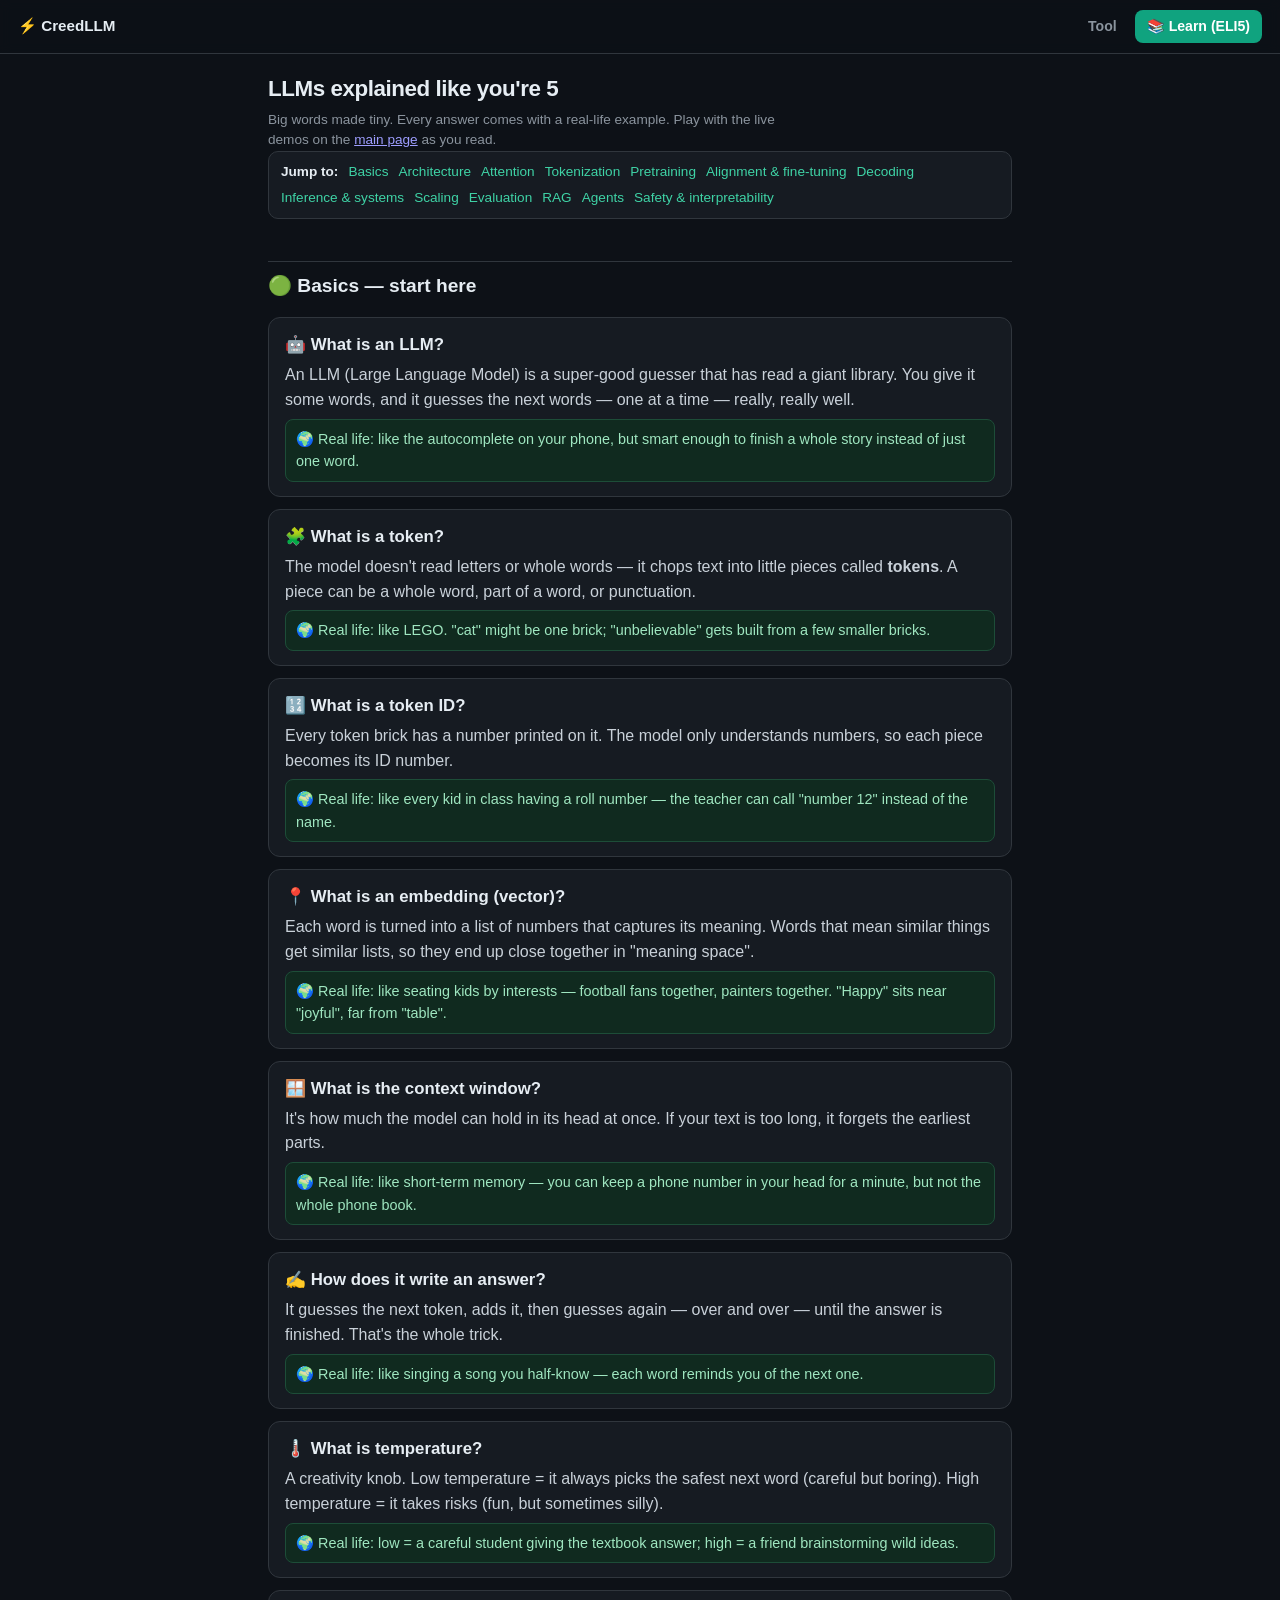
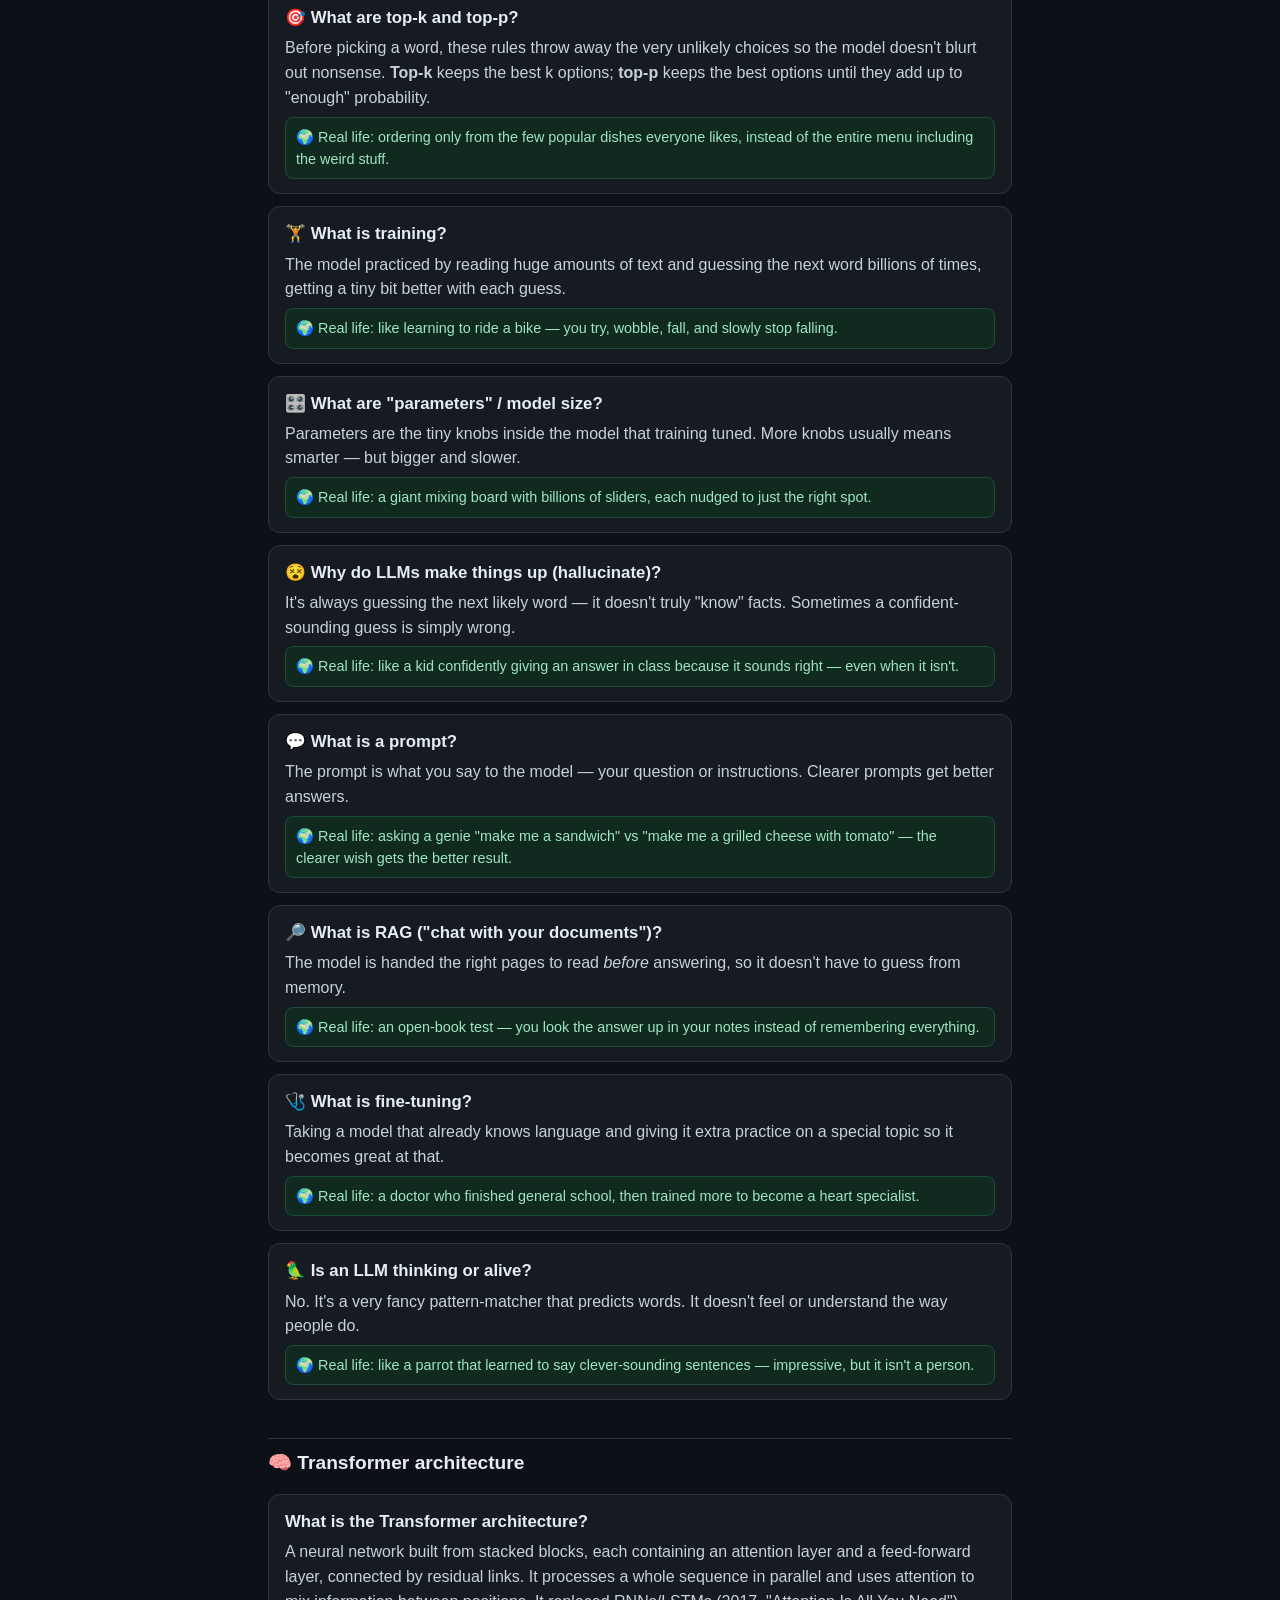
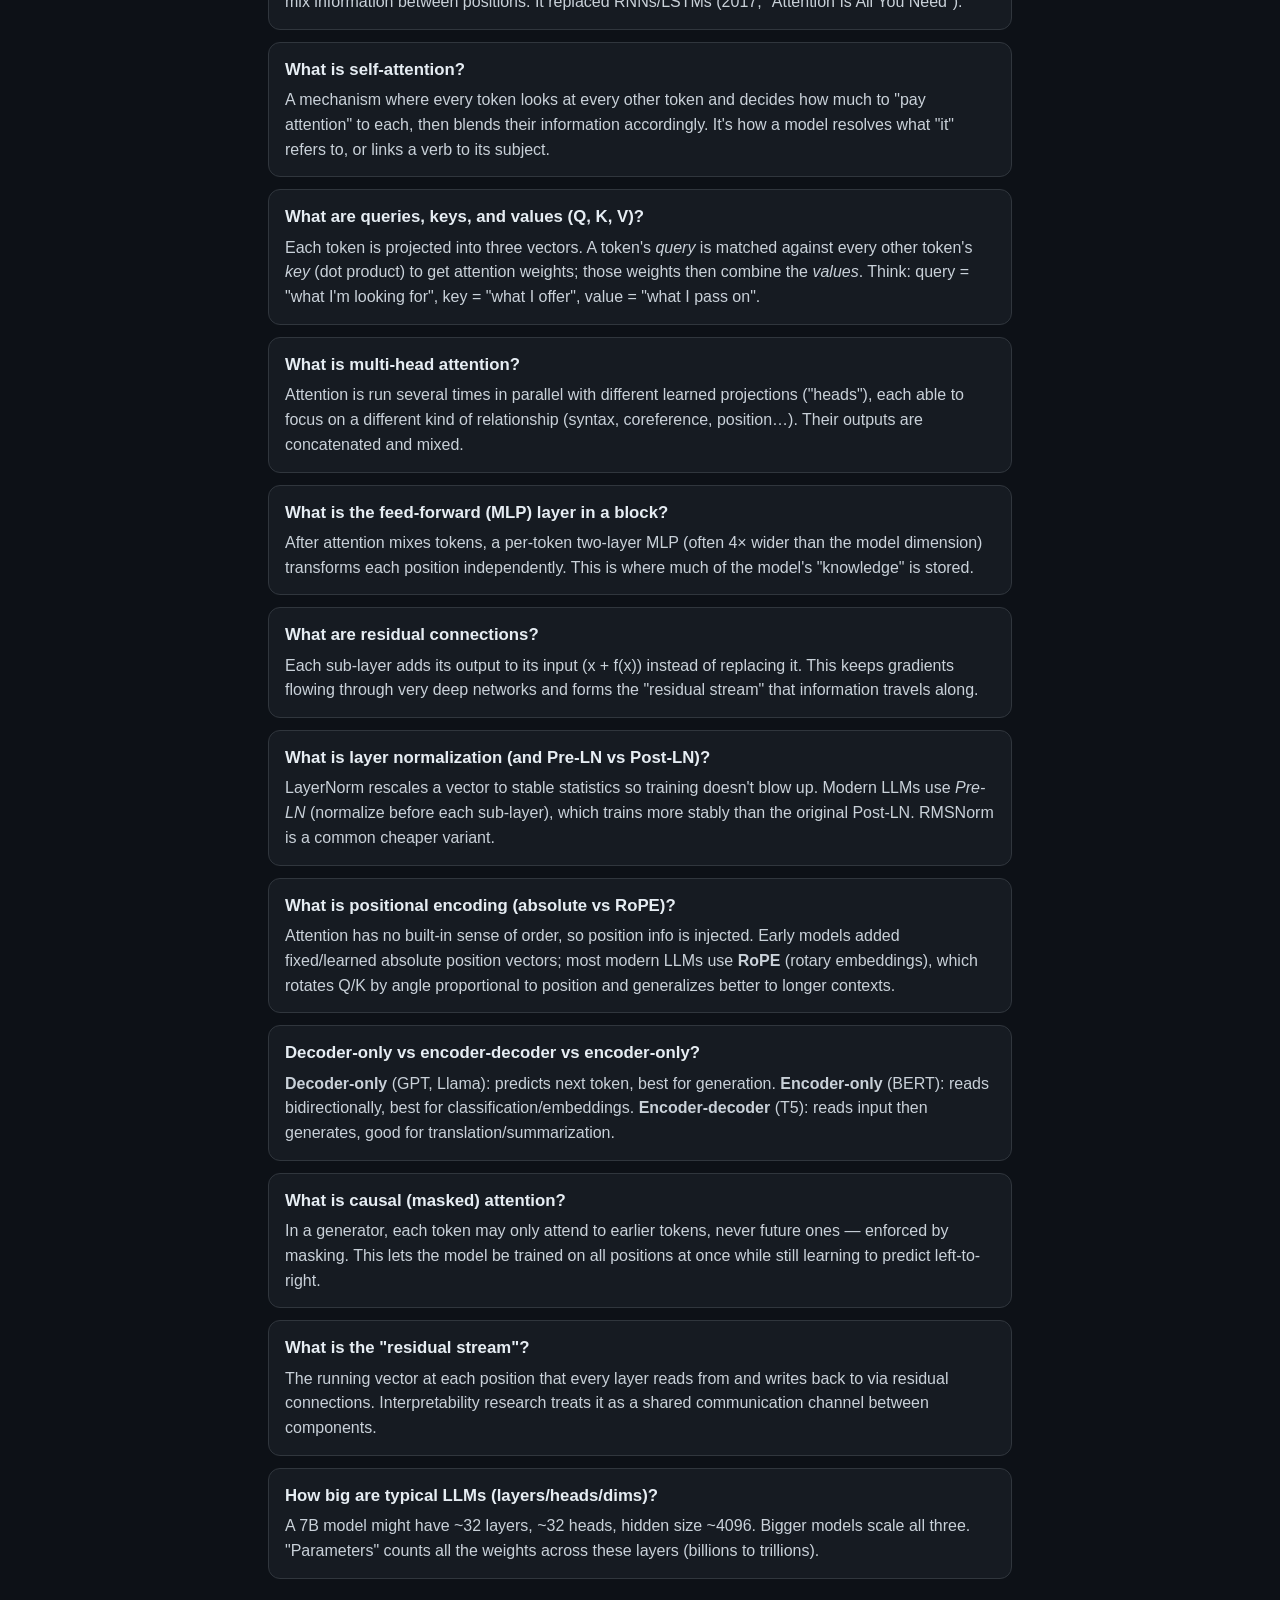
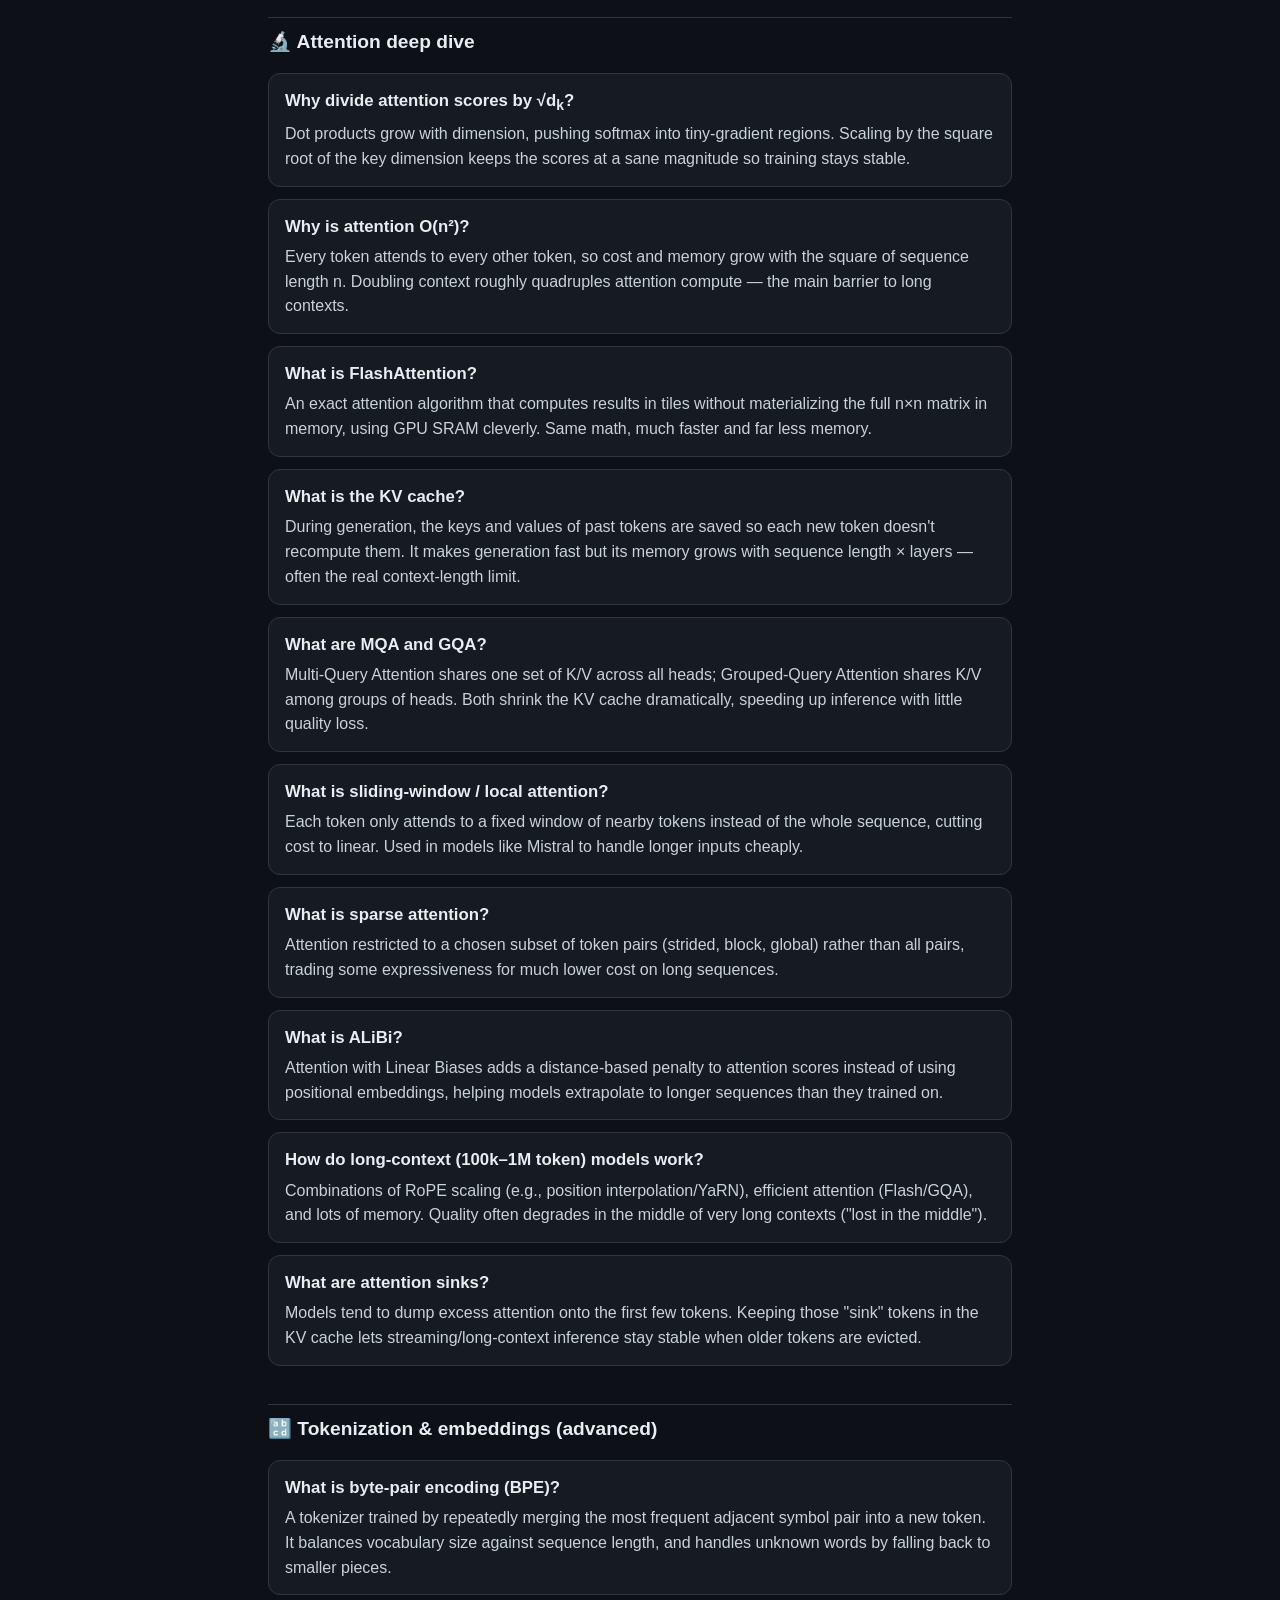
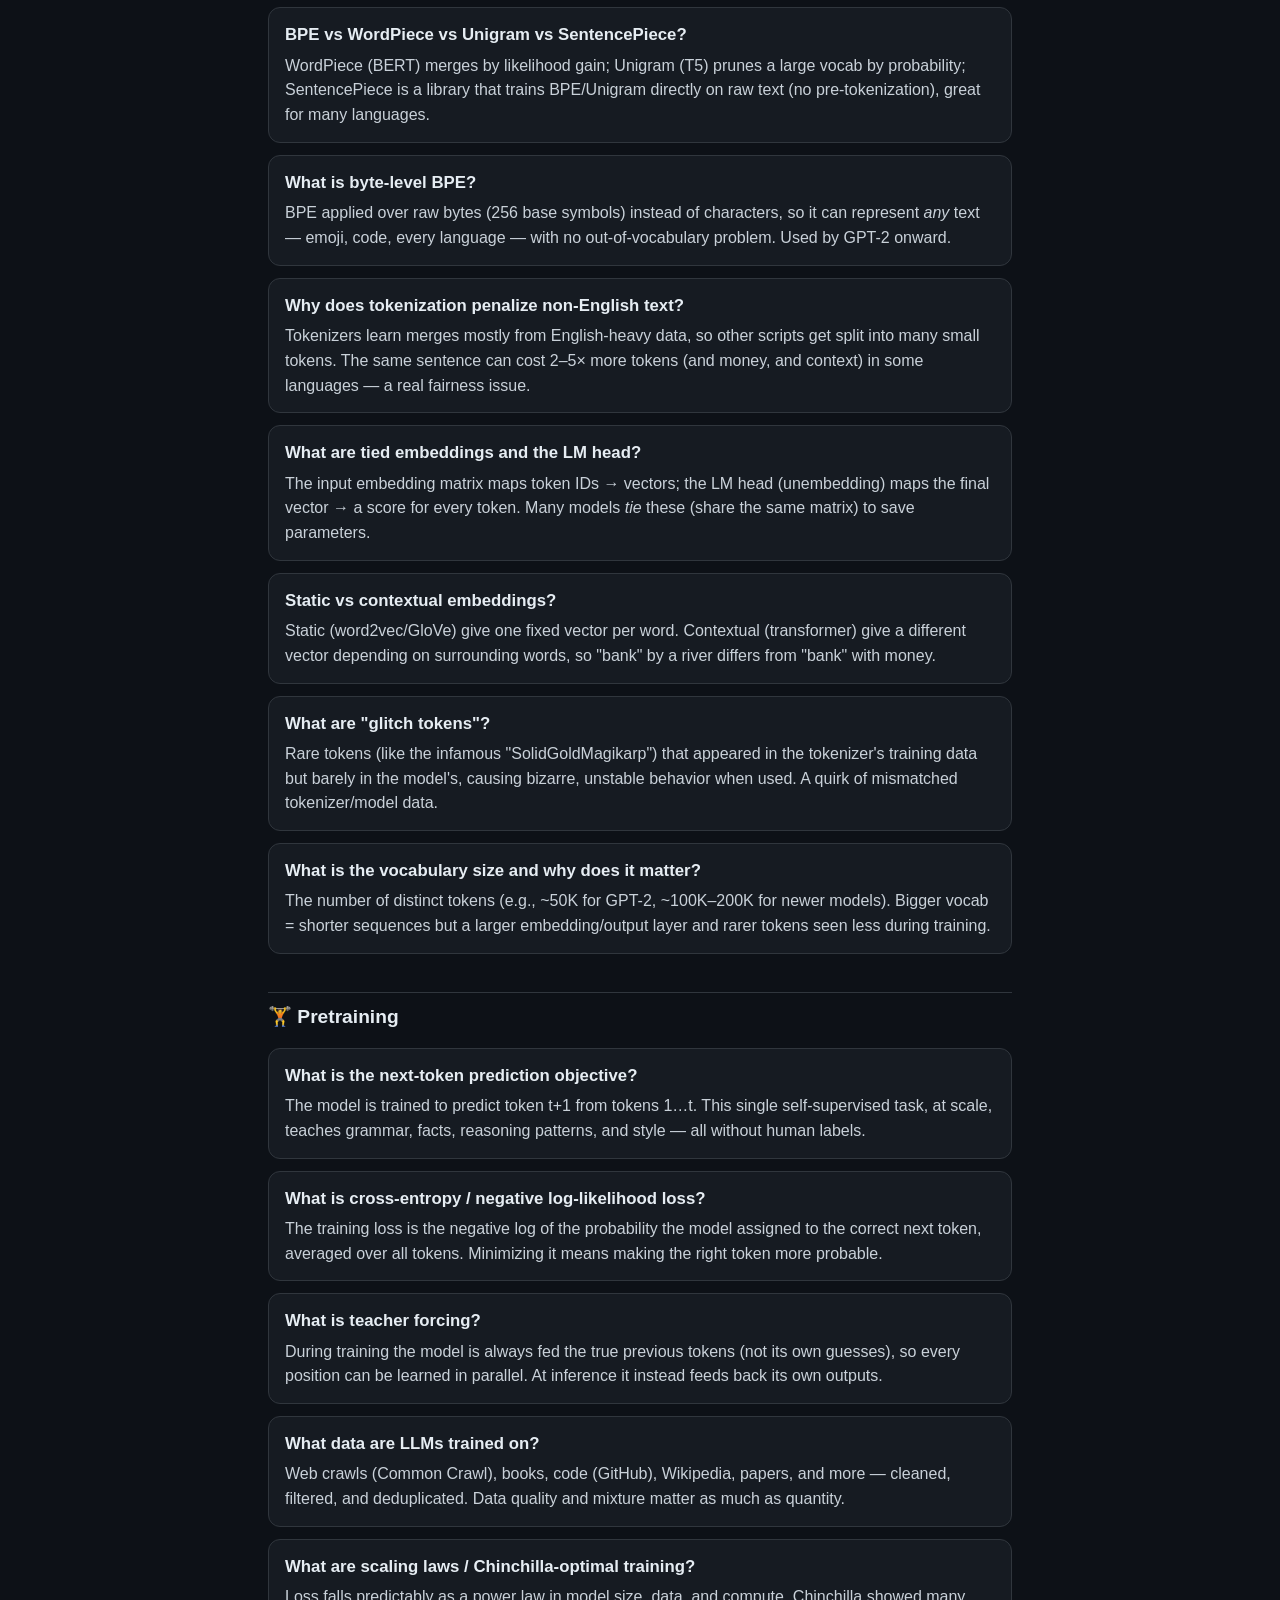
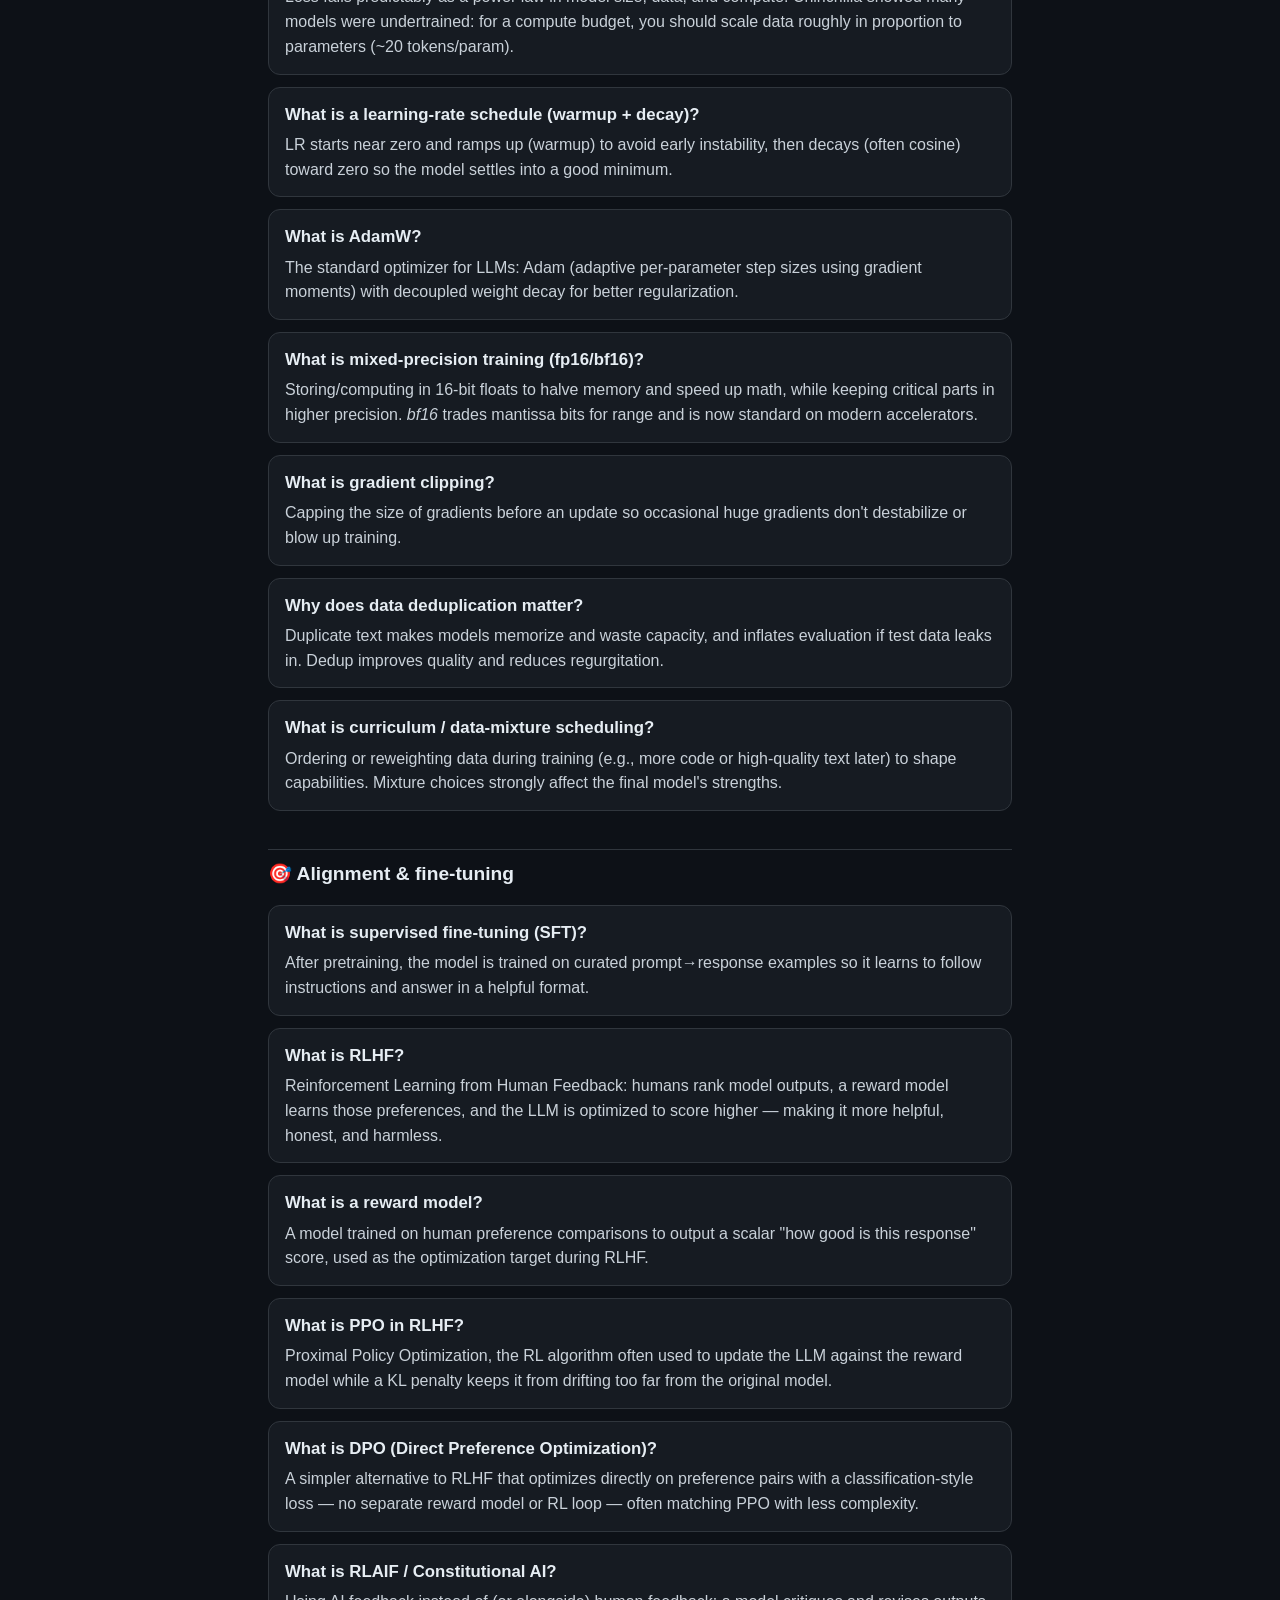
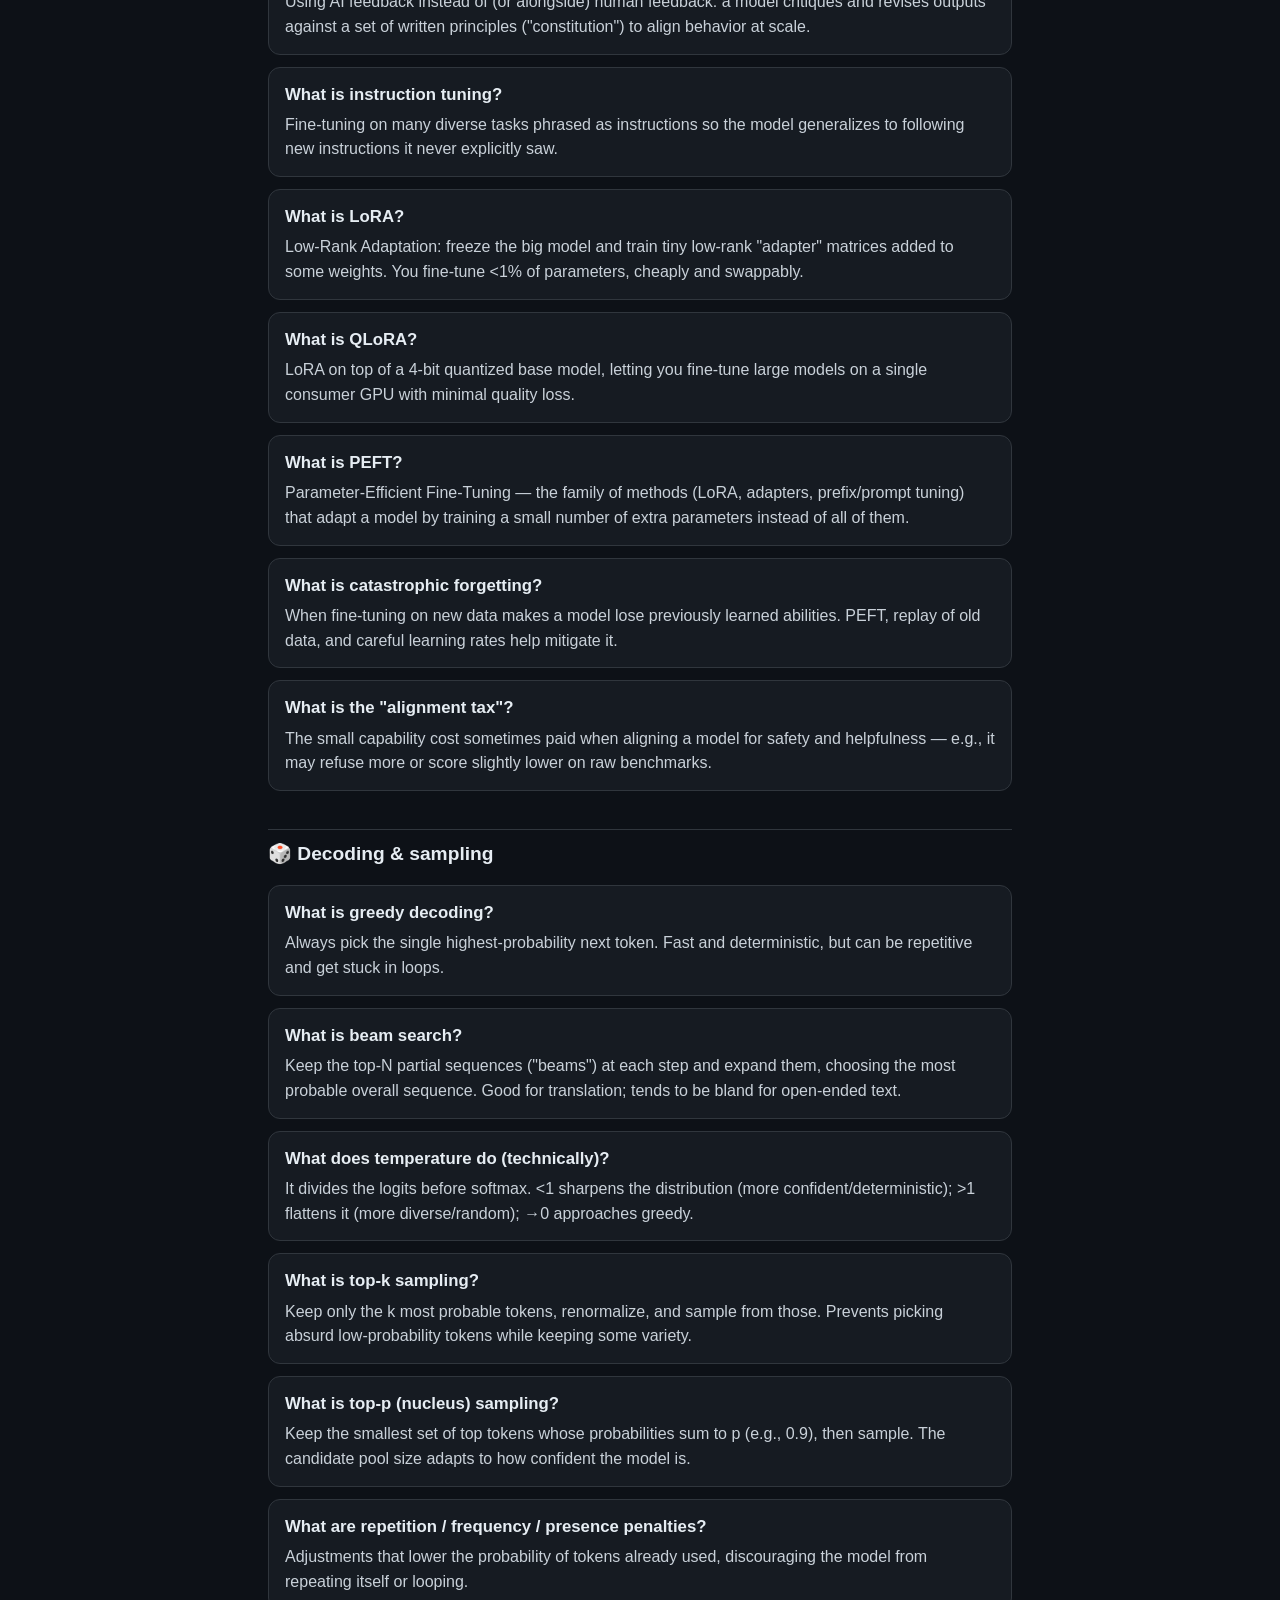
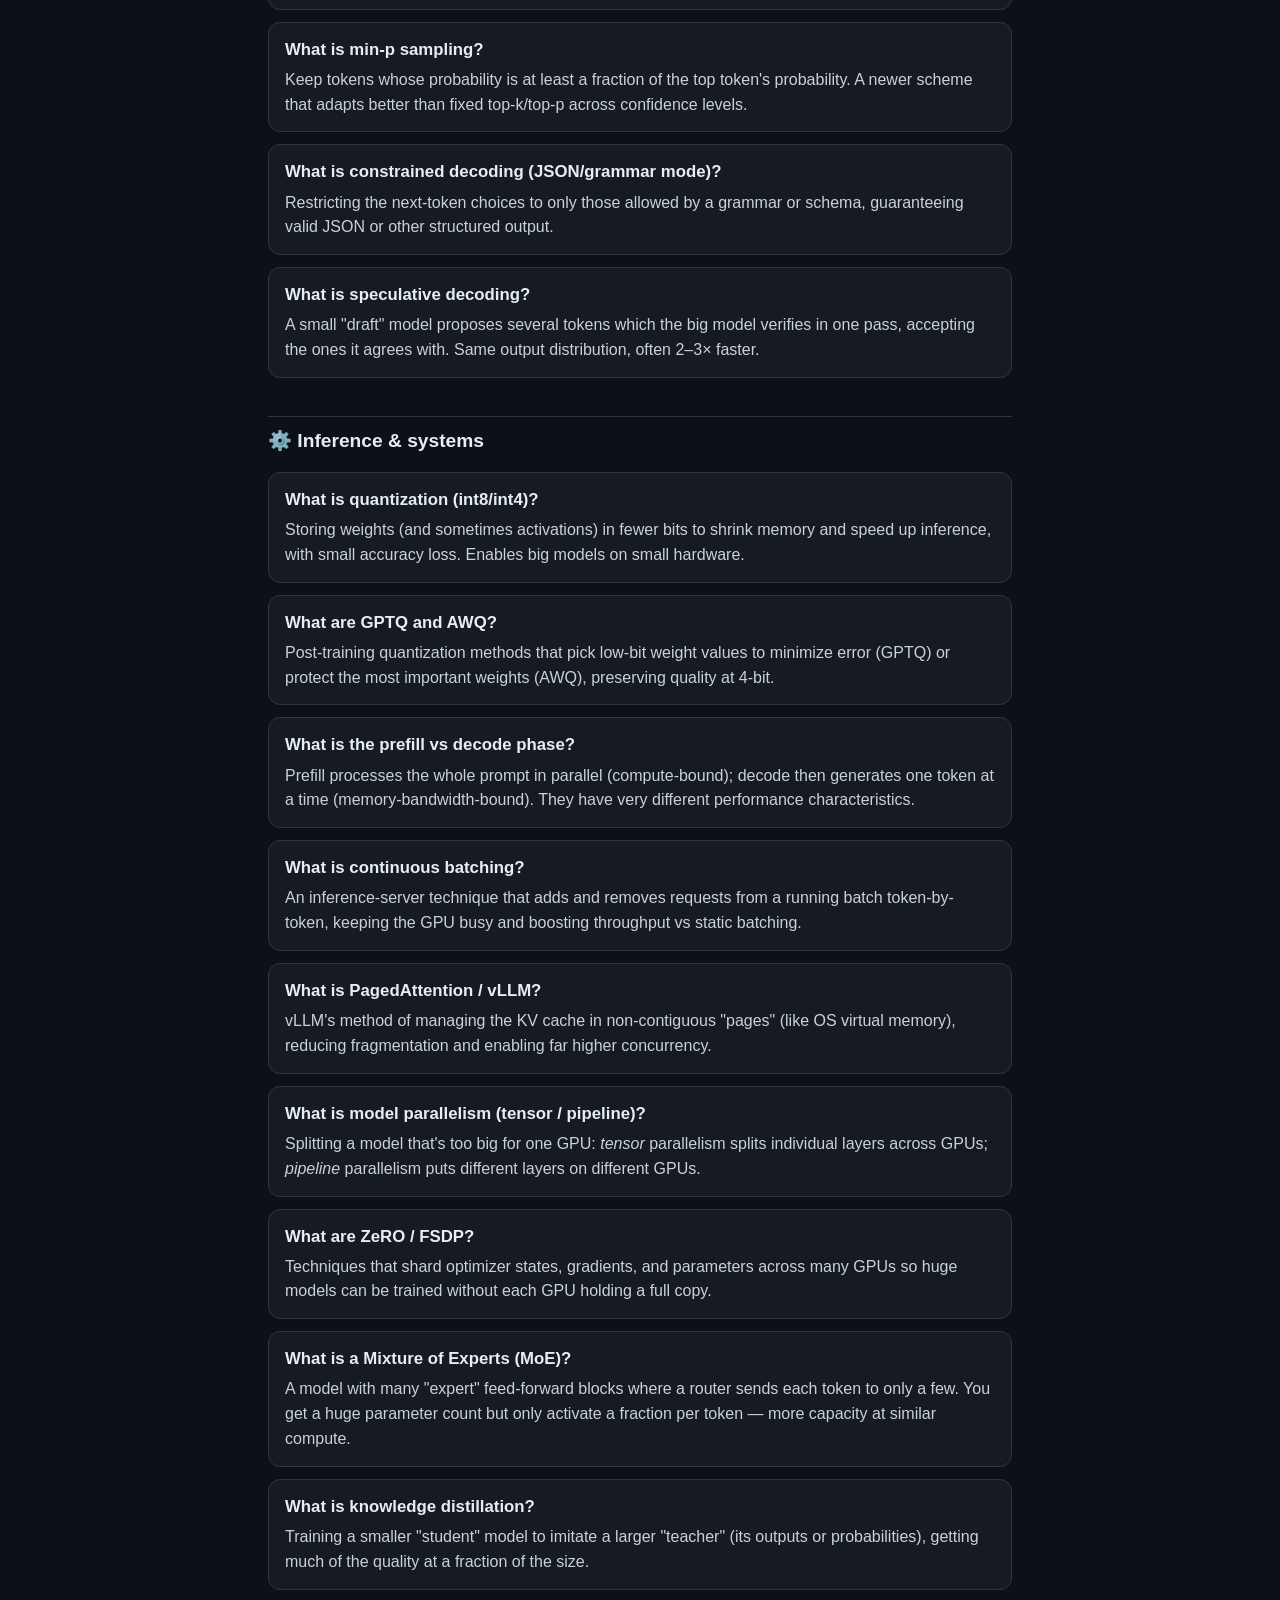
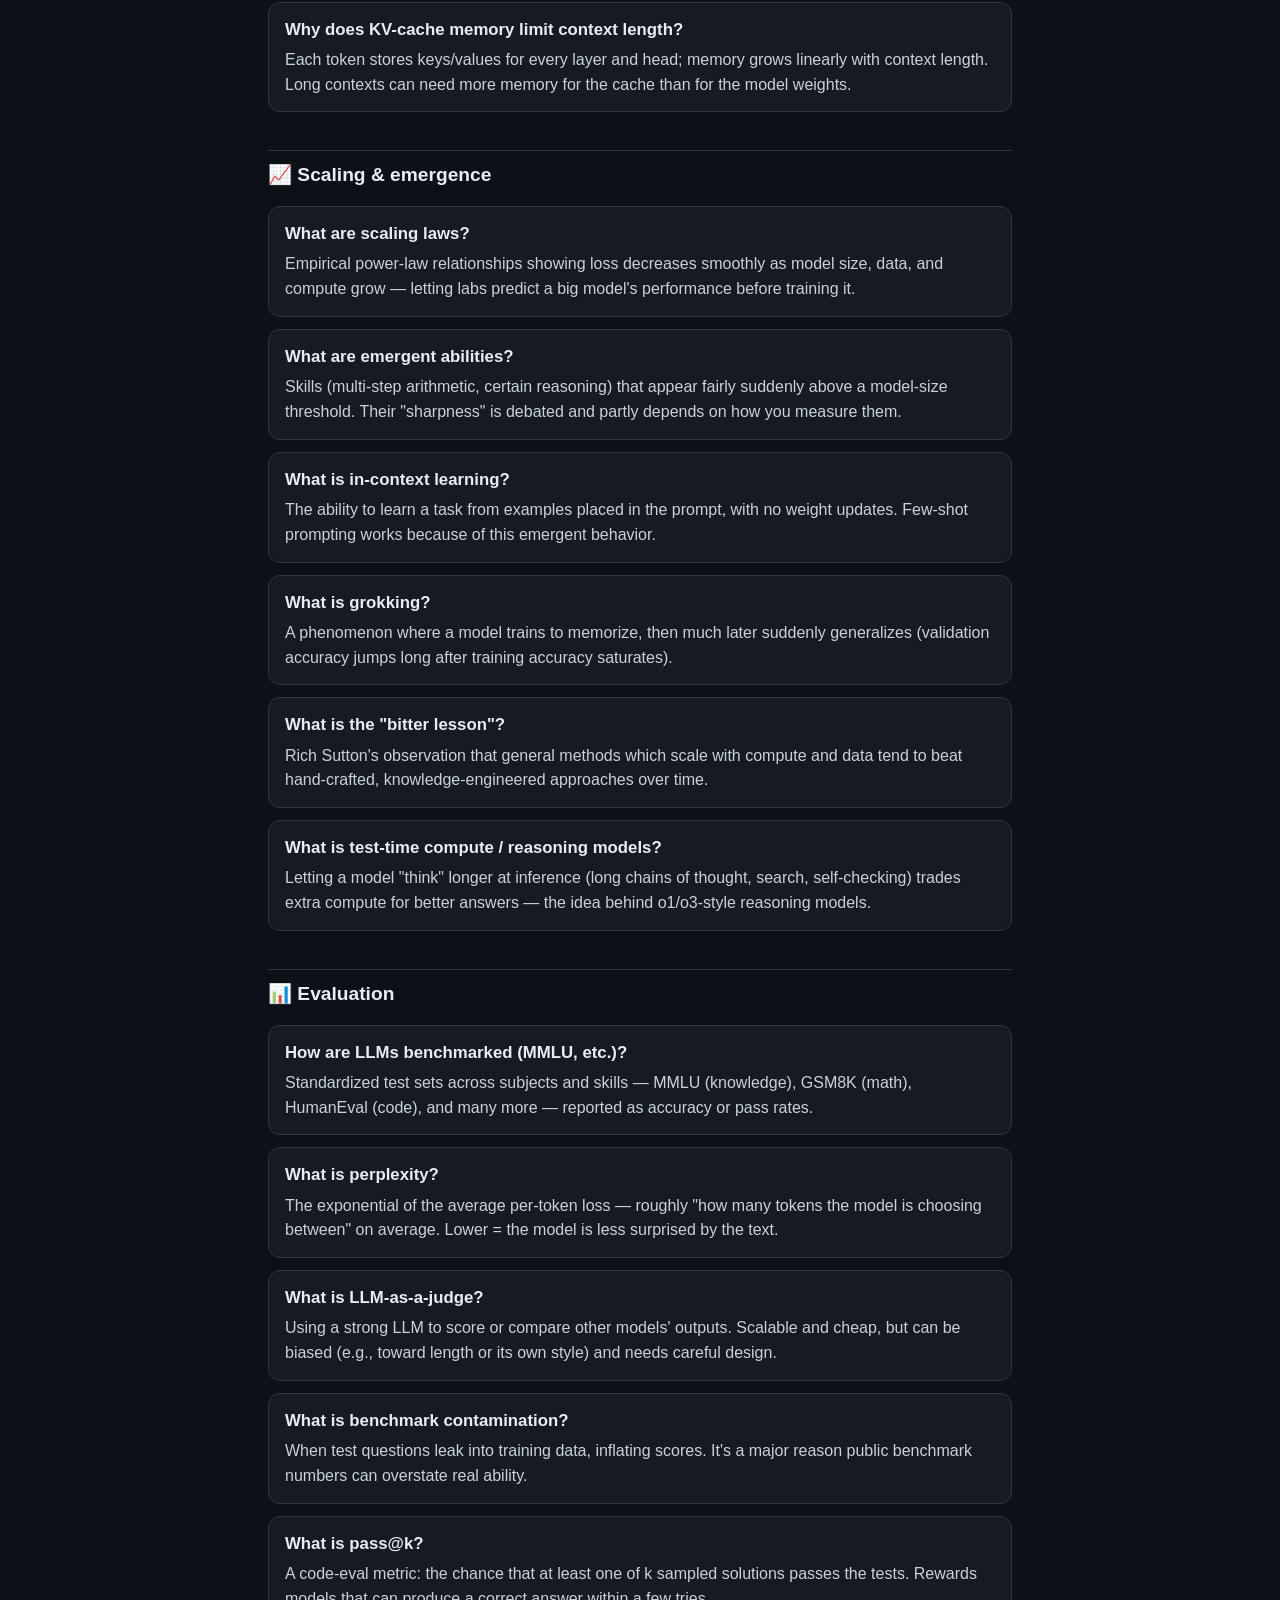
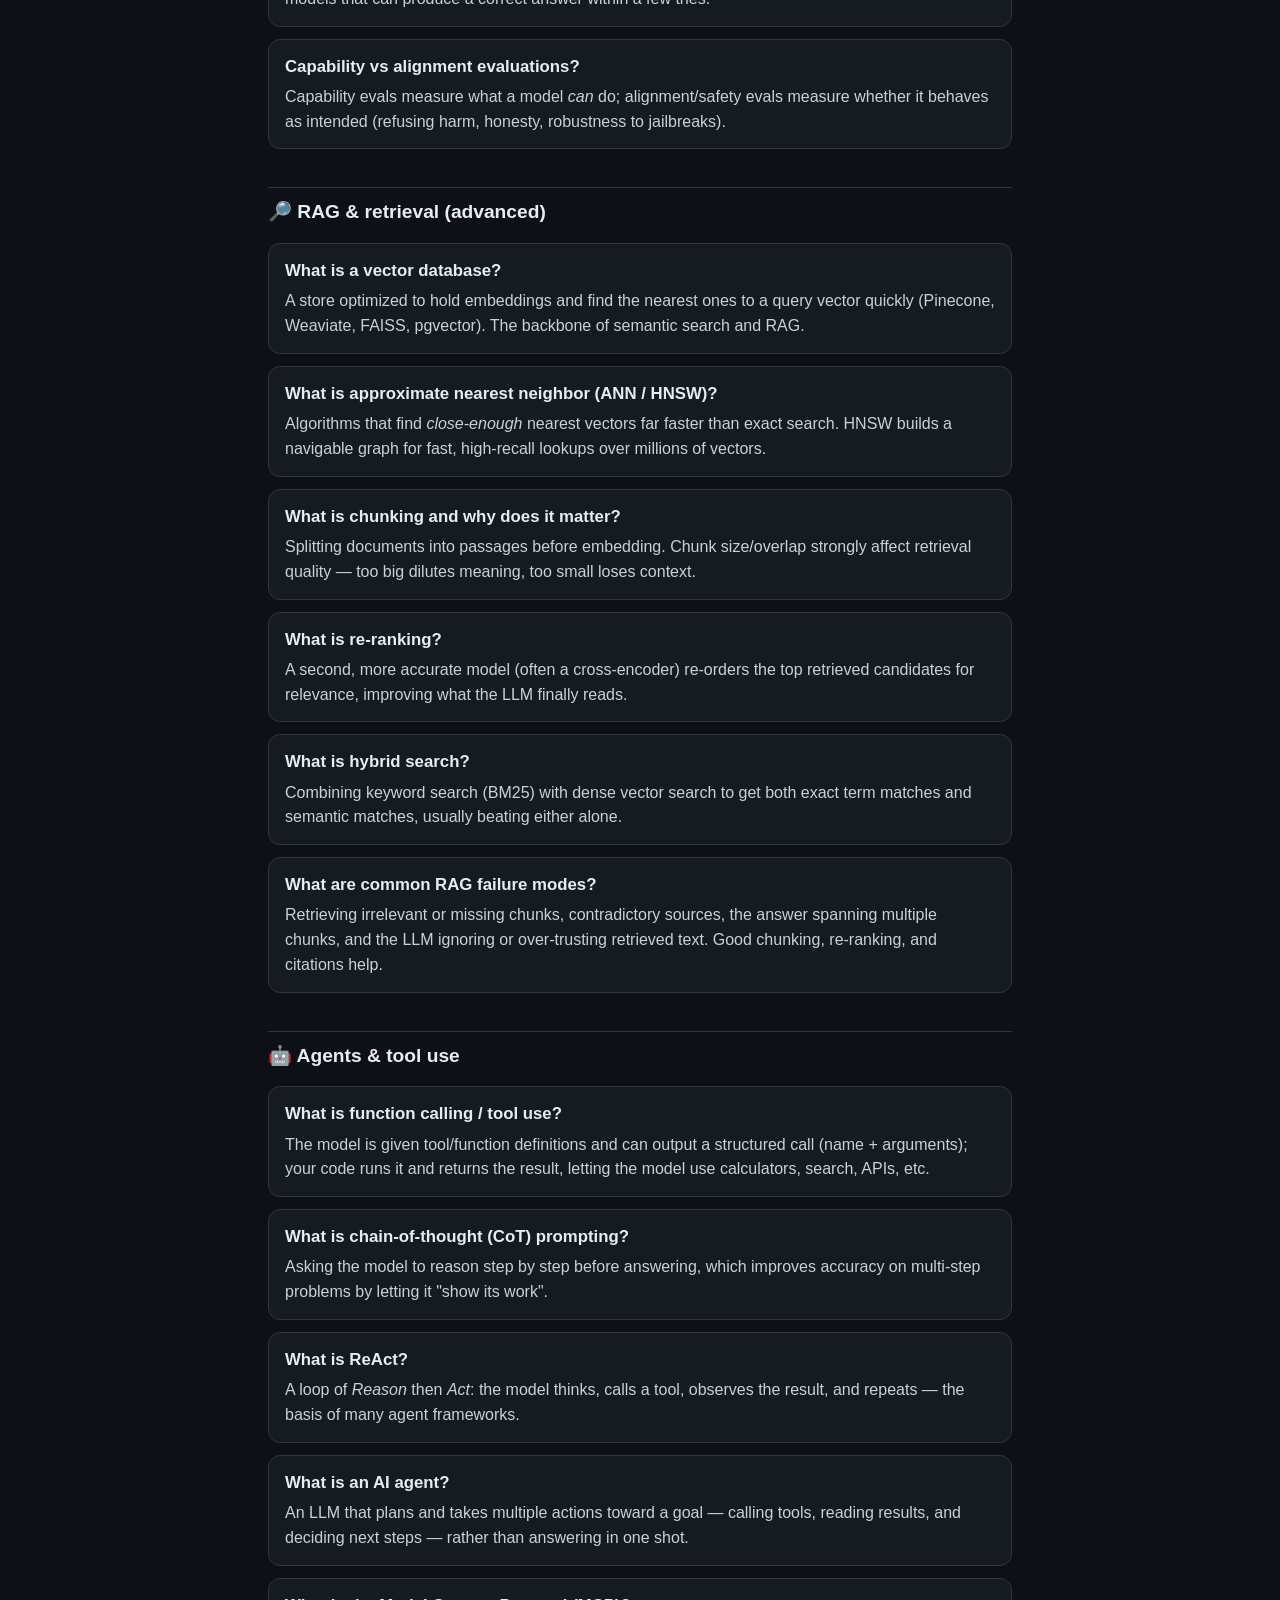
<file: learn.html>
<!DOCTYPE html>
<html lang="en">
<head>
  <meta charset="UTF-8" />
  <meta name="viewport" content="width=device-width, initial-scale=1.0" />
  <title>LLMs explained like you're 5 — CreedLLM</title>
  <meta name="description" content="Large Language Models (LLMs) explained in plain words, like you're five, with real-life examples: tokens, embeddings, context, temperature, top-k/top-p, training, hallucination, RAG, and more." />
  <link rel="stylesheet" href="style.css" />
</head>
<body>
  <nav class="topnav">
    <span class="nav-brand">⚡ CreedLLM</span>
    <div class="nav-links">
      <a href="index.html">Tool</a>
      <a href="learn.html" class="active">📚 Learn (ELI5)</a>
    </div>
  </nav>
  <main class="wrap">
    <header>
      <h1>LLMs explained like you're 5</h1>
      <p class="sub">
        Big words made tiny. Every answer comes with a real-life example. Play with
        the live demos on the <a href="index.html">main page</a> as you read.
      </p>
    </header>

    <nav class="faq-toc">
      <strong>Jump to:</strong>
      <a href="#basics">Basics</a>
      <a href="#arch">Architecture</a>
      <a href="#attn">Attention</a>
      <a href="#tok">Tokenization</a>
      <a href="#pretrain">Pretraining</a>
      <a href="#align">Alignment &amp; fine-tuning</a>
      <a href="#decode">Decoding</a>
      <a href="#systems">Inference &amp; systems</a>
      <a href="#scaling">Scaling</a>
      <a href="#eval">Evaluation</a>
      <a href="#rag">RAG</a>
      <a href="#agents">Agents</a>
      <a href="#safety">Safety &amp; interpretability</a>
    </nav>

    <section class="faq">

      <h2 class="faq-cat" id="basics">🟢 Basics — start here</h2>

      <article class="faq-card">
        <h2>🤖 What is an LLM?</h2>
        <p>An LLM (Large Language Model) is a super-good guesser that has read a
        giant library. You give it some words, and it guesses the next words —
        one at a time — really, really well.</p>
        <p class="real">🌍 Real life: like the autocomplete on your phone, but smart
        enough to finish a whole story instead of just one word.</p>
      </article>

      <article class="faq-card">
        <h2>🧩 What is a token?</h2>
        <p>The model doesn't read letters or whole words — it chops text into little
        pieces called <strong>tokens</strong>. A piece can be a whole word, part of
        a word, or punctuation.</p>
        <p class="real">🌍 Real life: like LEGO. "cat" might be one brick;
        "unbelievable" gets built from a few smaller bricks.</p>
      </article>

      <article class="faq-card">
        <h2>🔢 What is a token ID?</h2>
        <p>Every token brick has a number printed on it. The model only understands
        numbers, so each piece becomes its ID number.</p>
        <p class="real">🌍 Real life: like every kid in class having a roll number —
        the teacher can call "number 12" instead of the name.</p>
      </article>

      <article class="faq-card">
        <h2>📍 What is an embedding (vector)?</h2>
        <p>Each word is turned into a list of numbers that captures its meaning.
        Words that mean similar things get similar lists, so they end up close
        together in "meaning space".</p>
        <p class="real">🌍 Real life: like seating kids by interests — football fans
        together, painters together. "Happy" sits near "joyful", far from "table".</p>
      </article>

      <article class="faq-card">
        <h2>🪟 What is the context window?</h2>
        <p>It's how much the model can hold in its head at once. If your text is too
        long, it forgets the earliest parts.</p>
        <p class="real">🌍 Real life: like short-term memory — you can keep a phone
        number in your head for a minute, but not the whole phone book.</p>
      </article>

      <article class="faq-card">
        <h2>✍️ How does it write an answer?</h2>
        <p>It guesses the next token, adds it, then guesses again — over and over —
        until the answer is finished. That's the whole trick.</p>
        <p class="real">🌍 Real life: like singing a song you half-know — each word
        reminds you of the next one.</p>
      </article>

      <article class="faq-card">
        <h2>🌡️ What is temperature?</h2>
        <p>A creativity knob. Low temperature = it always picks the safest next word
        (careful but boring). High temperature = it takes risks (fun, but sometimes
        silly).</p>
        <p class="real">🌍 Real life: low = a careful student giving the textbook
        answer; high = a friend brainstorming wild ideas.</p>
      </article>

      <article class="faq-card">
        <h2>🎯 What are top-k and top-p?</h2>
        <p>Before picking a word, these rules throw away the very unlikely choices so
        the model doesn't blurt out nonsense. <strong>Top-k</strong> keeps the best
        k options; <strong>top-p</strong> keeps the best options until they add up
        to "enough" probability.</p>
        <p class="real">🌍 Real life: ordering only from the few popular dishes
        everyone likes, instead of the entire menu including the weird stuff.</p>
      </article>

      <article class="faq-card">
        <h2>🏋️ What is training?</h2>
        <p>The model practiced by reading huge amounts of text and guessing the next
        word billions of times, getting a tiny bit better with each guess.</p>
        <p class="real">🌍 Real life: like learning to ride a bike — you try, wobble,
        fall, and slowly stop falling.</p>
      </article>

      <article class="faq-card">
        <h2>🎛️ What are "parameters" / model size?</h2>
        <p>Parameters are the tiny knobs inside the model that training tuned. More
        knobs usually means smarter — but bigger and slower.</p>
        <p class="real">🌍 Real life: a giant mixing board with billions of sliders,
        each nudged to just the right spot.</p>
      </article>

      <article class="faq-card">
        <h2>😵 Why do LLMs make things up (hallucinate)?</h2>
        <p>It's always guessing the next likely word — it doesn't truly "know" facts.
        Sometimes a confident-sounding guess is simply wrong.</p>
        <p class="real">🌍 Real life: like a kid confidently giving an answer in class
        because it sounds right — even when it isn't.</p>
      </article>

      <article class="faq-card">
        <h2>💬 What is a prompt?</h2>
        <p>The prompt is what you say to the model — your question or instructions.
        Clearer prompts get better answers.</p>
        <p class="real">🌍 Real life: asking a genie "make me a sandwich" vs "make me
        a grilled cheese with tomato" — the clearer wish gets the better result.</p>
      </article>

      <article class="faq-card">
        <h2>🔎 What is RAG ("chat with your documents")?</h2>
        <p>The model is handed the right pages to read <em>before</em> answering, so
        it doesn't have to guess from memory.</p>
        <p class="real">🌍 Real life: an open-book test — you look the answer up in
        your notes instead of remembering everything.</p>
      </article>

      <article class="faq-card">
        <h2>🩺 What is fine-tuning?</h2>
        <p>Taking a model that already knows language and giving it extra practice on
        a special topic so it becomes great at that.</p>
        <p class="real">🌍 Real life: a doctor who finished general school, then
        trained more to become a heart specialist.</p>
      </article>

      <article class="faq-card">
        <h2>🦜 Is an LLM thinking or alive?</h2>
        <p>No. It's a very fancy pattern-matcher that predicts words. It doesn't
        feel or understand the way people do.</p>
        <p class="real">🌍 Real life: like a parrot that learned to say clever-sounding
        sentences — impressive, but it isn't a person.</p>
      </article>

      <h2 class="faq-cat" id="arch">🧠 Transformer architecture</h2>

      <article class="faq-card"><h2>What is the Transformer architecture?</h2>
        <p>A neural network built from stacked blocks, each containing an attention
        layer and a feed-forward layer, connected by residual links. It processes a
        whole sequence in parallel and uses attention to mix information between
        positions. It replaced RNNs/LSTMs (2017, "Attention Is All You Need").</p></article>

      <article class="faq-card"><h2>What is self-attention?</h2>
        <p>A mechanism where every token looks at every other token and decides how
        much to "pay attention" to each, then blends their information accordingly.
        It's how a model resolves what "it" refers to, or links a verb to its
        subject.</p></article>

      <article class="faq-card"><h2>What are queries, keys, and values (Q, K, V)?</h2>
        <p>Each token is projected into three vectors. A token's <em>query</em> is
        matched against every other token's <em>key</em> (dot product) to get
        attention weights; those weights then combine the <em>values</em>. Think:
        query = "what I'm looking for", key = "what I offer", value = "what I pass
        on".</p></article>

      <article class="faq-card"><h2>What is multi-head attention?</h2>
        <p>Attention is run several times in parallel with different learned
        projections ("heads"), each able to focus on a different kind of
        relationship (syntax, coreference, position…). Their outputs are
        concatenated and mixed.</p></article>

      <article class="faq-card"><h2>What is the feed-forward (MLP) layer in a block?</h2>
        <p>After attention mixes tokens, a per-token two-layer MLP (often 4× wider
        than the model dimension) transforms each position independently. This is
        where much of the model's "knowledge" is stored.</p></article>

      <article class="faq-card"><h2>What are residual connections?</h2>
        <p>Each sub-layer adds its output to its input (x + f(x)) instead of
        replacing it. This keeps gradients flowing through very deep networks and
        forms the "residual stream" that information travels along.</p></article>

      <article class="faq-card"><h2>What is layer normalization (and Pre-LN vs Post-LN)?</h2>
        <p>LayerNorm rescales a vector to stable statistics so training doesn't blow
        up. Modern LLMs use <em>Pre-LN</em> (normalize before each sub-layer), which
        trains more stably than the original Post-LN. RMSNorm is a common cheaper
        variant.</p></article>

      <article class="faq-card"><h2>What is positional encoding (absolute vs RoPE)?</h2>
        <p>Attention has no built-in sense of order, so position info is injected.
        Early models added fixed/learned absolute position vectors; most modern LLMs
        use <strong>RoPE</strong> (rotary embeddings), which rotates Q/K by angle
        proportional to position and generalizes better to longer contexts.</p></article>

      <article class="faq-card"><h2>Decoder-only vs encoder-decoder vs encoder-only?</h2>
        <p><strong>Decoder-only</strong> (GPT, Llama): predicts next token, best for
        generation. <strong>Encoder-only</strong> (BERT): reads bidirectionally,
        best for classification/embeddings. <strong>Encoder-decoder</strong> (T5):
        reads input then generates, good for translation/summarization.</p></article>

      <article class="faq-card"><h2>What is causal (masked) attention?</h2>
        <p>In a generator, each token may only attend to earlier tokens, never future
        ones — enforced by masking. This lets the model be trained on all positions
        at once while still learning to predict left-to-right.</p></article>

      <article class="faq-card"><h2>What is the "residual stream"?</h2>
        <p>The running vector at each position that every layer reads from and writes
        back to via residual connections. Interpretability research treats it as a
        shared communication channel between components.</p></article>

      <article class="faq-card"><h2>How big are typical LLMs (layers/heads/dims)?</h2>
        <p>A 7B model might have ~32 layers, ~32 heads, hidden size ~4096. Bigger
        models scale all three. "Parameters" counts all the weights across these
        layers (billions to trillions).</p></article>

      <h2 class="faq-cat" id="attn">🔬 Attention deep dive</h2>

      <article class="faq-card"><h2>Why divide attention scores by √d<sub>k</sub>?</h2>
        <p>Dot products grow with dimension, pushing softmax into tiny-gradient
        regions. Scaling by the square root of the key dimension keeps the scores at
        a sane magnitude so training stays stable.</p></article>

      <article class="faq-card"><h2>Why is attention O(n²)?</h2>
        <p>Every token attends to every other token, so cost and memory grow with the
        square of sequence length n. Doubling context roughly quadruples attention
        compute — the main barrier to long contexts.</p></article>

      <article class="faq-card"><h2>What is FlashAttention?</h2>
        <p>An exact attention algorithm that computes results in tiles without
        materializing the full n×n matrix in memory, using GPU SRAM cleverly. Same
        math, much faster and far less memory.</p></article>

      <article class="faq-card"><h2>What is the KV cache?</h2>
        <p>During generation, the keys and values of past tokens are saved so each
        new token doesn't recompute them. It makes generation fast but its memory
        grows with sequence length × layers — often the real context-length limit.</p></article>

      <article class="faq-card"><h2>What are MQA and GQA?</h2>
        <p>Multi-Query Attention shares one set of K/V across all heads;
        Grouped-Query Attention shares K/V among groups of heads. Both shrink the KV
        cache dramatically, speeding up inference with little quality loss.</p></article>

      <article class="faq-card"><h2>What is sliding-window / local attention?</h2>
        <p>Each token only attends to a fixed window of nearby tokens instead of the
        whole sequence, cutting cost to linear. Used in models like Mistral to handle
        longer inputs cheaply.</p></article>

      <article class="faq-card"><h2>What is sparse attention?</h2>
        <p>Attention restricted to a chosen subset of token pairs (strided, block,
        global) rather than all pairs, trading some expressiveness for much lower
        cost on long sequences.</p></article>

      <article class="faq-card"><h2>What is ALiBi?</h2>
        <p>Attention with Linear Biases adds a distance-based penalty to attention
        scores instead of using positional embeddings, helping models extrapolate to
        longer sequences than they trained on.</p></article>

      <article class="faq-card"><h2>How do long-context (100k–1M token) models work?</h2>
        <p>Combinations of RoPE scaling (e.g., position interpolation/YaRN), efficient
        attention (Flash/GQA), and lots of memory. Quality often degrades in the
        middle of very long contexts ("lost in the middle").</p></article>

      <article class="faq-card"><h2>What are attention sinks?</h2>
        <p>Models tend to dump excess attention onto the first few tokens. Keeping
        those "sink" tokens in the KV cache lets streaming/long-context inference stay
        stable when older tokens are evicted.</p></article>

      <h2 class="faq-cat" id="tok">🔡 Tokenization &amp; embeddings (advanced)</h2>

      <article class="faq-card"><h2>What is byte-pair encoding (BPE)?</h2>
        <p>A tokenizer trained by repeatedly merging the most frequent adjacent
        symbol pair into a new token. It balances vocabulary size against sequence
        length, and handles unknown words by falling back to smaller pieces.</p></article>

      <article class="faq-card"><h2>BPE vs WordPiece vs Unigram vs SentencePiece?</h2>
        <p>WordPiece (BERT) merges by likelihood gain; Unigram (T5) prunes a large
        vocab by probability; SentencePiece is a library that trains BPE/Unigram
        directly on raw text (no pre-tokenization), great for many languages.</p></article>

      <article class="faq-card"><h2>What is byte-level BPE?</h2>
        <p>BPE applied over raw bytes (256 base symbols) instead of characters, so it
        can represent <em>any</em> text — emoji, code, every language — with no
        out-of-vocabulary problem. Used by GPT-2 onward.</p></article>

      <article class="faq-card"><h2>Why does tokenization penalize non-English text?</h2>
        <p>Tokenizers learn merges mostly from English-heavy data, so other scripts
        get split into many small tokens. The same sentence can cost 2–5× more tokens
        (and money, and context) in some languages — a real fairness issue.</p></article>

      <article class="faq-card"><h2>What are tied embeddings and the LM head?</h2>
        <p>The input embedding matrix maps token IDs → vectors; the LM head
        (unembedding) maps the final vector → a score for every token. Many models
        <em>tie</em> these (share the same matrix) to save parameters.</p></article>

      <article class="faq-card"><h2>Static vs contextual embeddings?</h2>
        <p>Static (word2vec/GloVe) give one fixed vector per word. Contextual
        (transformer) give a different vector depending on surrounding words, so
        "bank" by a river differs from "bank" with money.</p></article>

      <article class="faq-card"><h2>What are "glitch tokens"?</h2>
        <p>Rare tokens (like the infamous "SolidGoldMagikarp") that appeared in the
        tokenizer's training data but barely in the model's, causing bizarre,
        unstable behavior when used. A quirk of mismatched tokenizer/model data.</p></article>

      <article class="faq-card"><h2>What is the vocabulary size and why does it matter?</h2>
        <p>The number of distinct tokens (e.g., ~50K for GPT-2, ~100K–200K for newer
        models). Bigger vocab = shorter sequences but a larger embedding/output layer
        and rarer tokens seen less during training.</p></article>

      <h2 class="faq-cat" id="pretrain">🏋️ Pretraining</h2>

      <article class="faq-card"><h2>What is the next-token prediction objective?</h2>
        <p>The model is trained to predict token t+1 from tokens 1…t. This single
        self-supervised task, at scale, teaches grammar, facts, reasoning patterns,
        and style — all without human labels.</p></article>

      <article class="faq-card"><h2>What is cross-entropy / negative log-likelihood loss?</h2>
        <p>The training loss is the negative log of the probability the model assigned
        to the correct next token, averaged over all tokens. Minimizing it means
        making the right token more probable.</p></article>

      <article class="faq-card"><h2>What is teacher forcing?</h2>
        <p>During training the model is always fed the true previous tokens (not its
        own guesses), so every position can be learned in parallel. At inference it
        instead feeds back its own outputs.</p></article>

      <article class="faq-card"><h2>What data are LLMs trained on?</h2>
        <p>Web crawls (Common Crawl), books, code (GitHub), Wikipedia, papers, and
        more — cleaned, filtered, and deduplicated. Data quality and mixture matter
        as much as quantity.</p></article>

      <article class="faq-card"><h2>What are scaling laws / Chinchilla-optimal training?</h2>
        <p>Loss falls predictably as a power law in model size, data, and compute.
        Chinchilla showed many models were undertrained: for a compute budget, you
        should scale data roughly in proportion to parameters (~20 tokens/param).</p></article>

      <article class="faq-card"><h2>What is a learning-rate schedule (warmup + decay)?</h2>
        <p>LR starts near zero and ramps up (warmup) to avoid early instability, then
        decays (often cosine) toward zero so the model settles into a good minimum.</p></article>

      <article class="faq-card"><h2>What is AdamW?</h2>
        <p>The standard optimizer for LLMs: Adam (adaptive per-parameter step sizes
        using gradient moments) with decoupled weight decay for better
        regularization.</p></article>

      <article class="faq-card"><h2>What is mixed-precision training (fp16/bf16)?</h2>
        <p>Storing/computing in 16-bit floats to halve memory and speed up math, while
        keeping critical parts in higher precision. <em>bf16</em> trades mantissa bits
        for range and is now standard on modern accelerators.</p></article>

      <article class="faq-card"><h2>What is gradient clipping?</h2>
        <p>Capping the size of gradients before an update so occasional huge gradients
        don't destabilize or blow up training.</p></article>

      <article class="faq-card"><h2>Why does data deduplication matter?</h2>
        <p>Duplicate text makes models memorize and waste capacity, and inflates
        evaluation if test data leaks in. Dedup improves quality and reduces
        regurgitation.</p></article>

      <article class="faq-card"><h2>What is curriculum / data-mixture scheduling?</h2>
        <p>Ordering or reweighting data during training (e.g., more code or
        high-quality text later) to shape capabilities. Mixture choices strongly
        affect the final model's strengths.</p></article>

      <h2 class="faq-cat" id="align">🎯 Alignment &amp; fine-tuning</h2>

      <article class="faq-card"><h2>What is supervised fine-tuning (SFT)?</h2>
        <p>After pretraining, the model is trained on curated prompt→response examples
        so it learns to follow instructions and answer in a helpful format.</p></article>

      <article class="faq-card"><h2>What is RLHF?</h2>
        <p>Reinforcement Learning from Human Feedback: humans rank model outputs, a
        reward model learns those preferences, and the LLM is optimized to score
        higher — making it more helpful, honest, and harmless.</p></article>

      <article class="faq-card"><h2>What is a reward model?</h2>
        <p>A model trained on human preference comparisons to output a scalar "how good
        is this response" score, used as the optimization target during RLHF.</p></article>

      <article class="faq-card"><h2>What is PPO in RLHF?</h2>
        <p>Proximal Policy Optimization, the RL algorithm often used to update the LLM
        against the reward model while a KL penalty keeps it from drifting too far
        from the original model.</p></article>

      <article class="faq-card"><h2>What is DPO (Direct Preference Optimization)?</h2>
        <p>A simpler alternative to RLHF that optimizes directly on preference pairs
        with a classification-style loss — no separate reward model or RL loop —
        often matching PPO with less complexity.</p></article>

      <article class="faq-card"><h2>What is RLAIF / Constitutional AI?</h2>
        <p>Using AI feedback instead of (or alongside) human feedback: a model critiques
        and revises outputs against a set of written principles ("constitution") to
        align behavior at scale.</p></article>

      <article class="faq-card"><h2>What is instruction tuning?</h2>
        <p>Fine-tuning on many diverse tasks phrased as instructions so the model
        generalizes to following new instructions it never explicitly saw.</p></article>

      <article class="faq-card"><h2>What is LoRA?</h2>
        <p>Low-Rank Adaptation: freeze the big model and train tiny low-rank "adapter"
        matrices added to some weights. You fine-tune &lt;1% of parameters, cheaply and
        swappably.</p></article>

      <article class="faq-card"><h2>What is QLoRA?</h2>
        <p>LoRA on top of a 4-bit quantized base model, letting you fine-tune large
        models on a single consumer GPU with minimal quality loss.</p></article>

      <article class="faq-card"><h2>What is PEFT?</h2>
        <p>Parameter-Efficient Fine-Tuning — the family of methods (LoRA, adapters,
        prefix/prompt tuning) that adapt a model by training a small number of extra
        parameters instead of all of them.</p></article>

      <article class="faq-card"><h2>What is catastrophic forgetting?</h2>
        <p>When fine-tuning on new data makes a model lose previously learned
        abilities. PEFT, replay of old data, and careful learning rates help mitigate
        it.</p></article>

      <article class="faq-card"><h2>What is the "alignment tax"?</h2>
        <p>The small capability cost sometimes paid when aligning a model for safety
        and helpfulness — e.g., it may refuse more or score slightly lower on raw
        benchmarks.</p></article>

      <h2 class="faq-cat" id="decode">🎲 Decoding &amp; sampling</h2>

      <article class="faq-card"><h2>What is greedy decoding?</h2>
        <p>Always pick the single highest-probability next token. Fast and
        deterministic, but can be repetitive and get stuck in loops.</p></article>

      <article class="faq-card"><h2>What is beam search?</h2>
        <p>Keep the top-N partial sequences ("beams") at each step and expand them,
        choosing the most probable overall sequence. Good for translation; tends to be
        bland for open-ended text.</p></article>

      <article class="faq-card"><h2>What does temperature do (technically)?</h2>
        <p>It divides the logits before softmax. &lt;1 sharpens the distribution
        (more confident/deterministic); &gt;1 flattens it (more diverse/random);
        →0 approaches greedy.</p></article>

      <article class="faq-card"><h2>What is top-k sampling?</h2>
        <p>Keep only the k most probable tokens, renormalize, and sample from those.
        Prevents picking absurd low-probability tokens while keeping some variety.</p></article>

      <article class="faq-card"><h2>What is top-p (nucleus) sampling?</h2>
        <p>Keep the smallest set of top tokens whose probabilities sum to p (e.g.,
        0.9), then sample. The candidate pool size adapts to how confident the model
        is.</p></article>

      <article class="faq-card"><h2>What are repetition / frequency / presence penalties?</h2>
        <p>Adjustments that lower the probability of tokens already used, discouraging
        the model from repeating itself or looping.</p></article>

      <article class="faq-card"><h2>What is min-p sampling?</h2>
        <p>Keep tokens whose probability is at least a fraction of the top token's
        probability. A newer scheme that adapts better than fixed top-k/top-p across
        confidence levels.</p></article>

      <article class="faq-card"><h2>What is constrained decoding (JSON/grammar mode)?</h2>
        <p>Restricting the next-token choices to only those allowed by a grammar or
        schema, guaranteeing valid JSON or other structured output.</p></article>

      <article class="faq-card"><h2>What is speculative decoding?</h2>
        <p>A small "draft" model proposes several tokens which the big model verifies in
        one pass, accepting the ones it agrees with. Same output distribution, often
        2–3× faster.</p></article>

      <h2 class="faq-cat" id="systems">⚙️ Inference &amp; systems</h2>

      <article class="faq-card"><h2>What is quantization (int8/int4)?</h2>
        <p>Storing weights (and sometimes activations) in fewer bits to shrink memory
        and speed up inference, with small accuracy loss. Enables big models on small
        hardware.</p></article>

      <article class="faq-card"><h2>What are GPTQ and AWQ?</h2>
        <p>Post-training quantization methods that pick low-bit weight values to
        minimize error (GPTQ) or protect the most important weights (AWQ), preserving
        quality at 4-bit.</p></article>

      <article class="faq-card"><h2>What is the prefill vs decode phase?</h2>
        <p>Prefill processes the whole prompt in parallel (compute-bound); decode then
        generates one token at a time (memory-bandwidth-bound). They have very
        different performance characteristics.</p></article>

      <article class="faq-card"><h2>What is continuous batching?</h2>
        <p>An inference-server technique that adds and removes requests from a running
        batch token-by-token, keeping the GPU busy and boosting throughput vs static
        batching.</p></article>

      <article class="faq-card"><h2>What is PagedAttention / vLLM?</h2>
        <p>vLLM's method of managing the KV cache in non-contiguous "pages" (like OS
        virtual memory), reducing fragmentation and enabling far higher concurrency.</p></article>

      <article class="faq-card"><h2>What is model parallelism (tensor / pipeline)?</h2>
        <p>Splitting a model that's too big for one GPU: <em>tensor</em> parallelism
        splits individual layers across GPUs; <em>pipeline</em> parallelism puts
        different layers on different GPUs.</p></article>

      <article class="faq-card"><h2>What are ZeRO / FSDP?</h2>
        <p>Techniques that shard optimizer states, gradients, and parameters across
        many GPUs so huge models can be trained without each GPU holding a full copy.</p></article>

      <article class="faq-card"><h2>What is a Mixture of Experts (MoE)?</h2>
        <p>A model with many "expert" feed-forward blocks where a router sends each
        token to only a few. You get a huge parameter count but only activate a
        fraction per token — more capacity at similar compute.</p></article>

      <article class="faq-card"><h2>What is knowledge distillation?</h2>
        <p>Training a smaller "student" model to imitate a larger "teacher" (its outputs
        or probabilities), getting much of the quality at a fraction of the size.</p></article>

      <article class="faq-card"><h2>Why does KV-cache memory limit context length?</h2>
        <p>Each token stores keys/values for every layer and head; memory grows
        linearly with context length. Long contexts can need more memory for the cache
        than for the model weights.</p></article>

      <h2 class="faq-cat" id="scaling">📈 Scaling &amp; emergence</h2>

      <article class="faq-card"><h2>What are scaling laws?</h2>
        <p>Empirical power-law relationships showing loss decreases smoothly as model
        size, data, and compute grow — letting labs predict a big model's performance
        before training it.</p></article>

      <article class="faq-card"><h2>What are emergent abilities?</h2>
        <p>Skills (multi-step arithmetic, certain reasoning) that appear fairly
        suddenly above a model-size threshold. Their "sharpness" is debated and partly
        depends on how you measure them.</p></article>

      <article class="faq-card"><h2>What is in-context learning?</h2>
        <p>The ability to learn a task from examples placed in the prompt, with no
        weight updates. Few-shot prompting works because of this emergent behavior.</p></article>

      <article class="faq-card"><h2>What is grokking?</h2>
        <p>A phenomenon where a model trains to memorize, then much later suddenly
        generalizes (validation accuracy jumps long after training accuracy
        saturates).</p></article>

      <article class="faq-card"><h2>What is the "bitter lesson"?</h2>
        <p>Rich Sutton's observation that general methods which scale with compute and
        data tend to beat hand-crafted, knowledge-engineered approaches over time.</p></article>

      <article class="faq-card"><h2>What is test-time compute / reasoning models?</h2>
        <p>Letting a model "think" longer at inference (long chains of thought,
        search, self-checking) trades extra compute for better answers — the idea
        behind o1/o3-style reasoning models.</p></article>

      <h2 class="faq-cat" id="eval">📊 Evaluation</h2>

      <article class="faq-card"><h2>How are LLMs benchmarked (MMLU, etc.)?</h2>
        <p>Standardized test sets across subjects and skills — MMLU (knowledge),
        GSM8K (math), HumanEval (code), and many more — reported as accuracy or
        pass rates.</p></article>

      <article class="faq-card"><h2>What is perplexity?</h2>
        <p>The exponential of the average per-token loss — roughly "how many tokens the
        model is choosing between" on average. Lower = the model is less surprised by
        the text.</p></article>

      <article class="faq-card"><h2>What is LLM-as-a-judge?</h2>
        <p>Using a strong LLM to score or compare other models' outputs. Scalable and
        cheap, but can be biased (e.g., toward length or its own style) and needs
        careful design.</p></article>

      <article class="faq-card"><h2>What is benchmark contamination?</h2>
        <p>When test questions leak into training data, inflating scores. It's a major
        reason public benchmark numbers can overstate real ability.</p></article>

      <article class="faq-card"><h2>What is pass@k?</h2>
        <p>A code-eval metric: the chance that at least one of k sampled solutions
        passes the tests. Rewards models that can produce a correct answer within a
        few tries.</p></article>

      <article class="faq-card"><h2>Capability vs alignment evaluations?</h2>
        <p>Capability evals measure what a model <em>can</em> do; alignment/safety
        evals measure whether it behaves as intended (refusing harm, honesty,
        robustness to jailbreaks).</p></article>

      <h2 class="faq-cat" id="rag">🔎 RAG &amp; retrieval (advanced)</h2>

      <article class="faq-card"><h2>What is a vector database?</h2>
        <p>A store optimized to hold embeddings and find the nearest ones to a query
        vector quickly (Pinecone, Weaviate, FAISS, pgvector). The backbone of semantic
        search and RAG.</p></article>

      <article class="faq-card"><h2>What is approximate nearest neighbor (ANN / HNSW)?</h2>
        <p>Algorithms that find <em>close-enough</em> nearest vectors far faster than
        exact search. HNSW builds a navigable graph for fast, high-recall lookups over
        millions of vectors.</p></article>

      <article class="faq-card"><h2>What is chunking and why does it matter?</h2>
        <p>Splitting documents into passages before embedding. Chunk size/overlap
        strongly affect retrieval quality — too big dilutes meaning, too small loses
        context.</p></article>

      <article class="faq-card"><h2>What is re-ranking?</h2>
        <p>A second, more accurate model (often a cross-encoder) re-orders the top
        retrieved candidates for relevance, improving what the LLM finally reads.</p></article>

      <article class="faq-card"><h2>What is hybrid search?</h2>
        <p>Combining keyword search (BM25) with dense vector search to get both exact
        term matches and semantic matches, usually beating either alone.</p></article>

      <article class="faq-card"><h2>What are common RAG failure modes?</h2>
        <p>Retrieving irrelevant or missing chunks, contradictory sources, the answer
        spanning multiple chunks, and the LLM ignoring or over-trusting retrieved
        text. Good chunking, re-ranking, and citations help.</p></article>

      <h2 class="faq-cat" id="agents">🤖 Agents &amp; tool use</h2>

      <article class="faq-card"><h2>What is function calling / tool use?</h2>
        <p>The model is given tool/function definitions and can output a structured
        call (name + arguments); your code runs it and returns the result, letting the
        model use calculators, search, APIs, etc.</p></article>

      <article class="faq-card"><h2>What is chain-of-thought (CoT) prompting?</h2>
        <p>Asking the model to reason step by step before answering, which improves
        accuracy on multi-step problems by letting it "show its work".</p></article>

      <article class="faq-card"><h2>What is ReAct?</h2>
        <p>A loop of <em>Reason</em> then <em>Act</em>: the model thinks, calls a tool,
        observes the result, and repeats — the basis of many agent frameworks.</p></article>

      <article class="faq-card"><h2>What is an AI agent?</h2>
        <p>An LLM that plans and takes multiple actions toward a goal — calling tools,
        reading results, and deciding next steps — rather than answering in one shot.</p></article>

      <article class="faq-card"><h2>What is the Model Context Protocol (MCP)?</h2>
        <p>An open standard for connecting AI apps to external tools and data sources
        through a common interface, so any model can use any MCP-compatible tool/server.</p></article>

      <article class="faq-card"><h2>What is multi-agent orchestration?</h2>
        <p>Multiple specialized agents (planner, coder, reviewer…) collaborating or
        running in parallel, coordinated by a controller — useful for complex tasks but
        harder to keep reliable.</p></article>

      <h2 class="faq-cat" id="safety">🛡️ Safety, limits &amp; interpretability</h2>

      <article class="faq-card"><h2>Why do LLMs hallucinate (technical)?</h2>
        <p>They optimize next-token likelihood, not truth. With no grounding and
        pressure to always answer, a plausible-but-wrong continuation can be the most
        probable one. Retrieval, calibration, and abstention reduce it.</p></article>

      <article class="faq-card"><h2>What is prompt injection?</h2>
        <p>Malicious instructions hidden in content the model reads (a web page, a
        document) that hijack its behavior. A top security risk for agents and RAG
        systems.</p></article>

      <article class="faq-card"><h2>What is jailbreaking?</h2>
        <p>Crafting prompts that bypass a model's safety training to get disallowed
        output. An ongoing cat-and-mouse between attackers and alignment methods.</p></article>

      <article class="faq-card"><h2>What is mechanistic interpretability?</h2>
        <p>Reverse-engineering the internal computations of a model — circuits,
        features, and how components combine — to understand <em>why</em> it produces
        an output.</p></article>

      <article class="faq-card"><h2>What are superposition and polysemanticity?</h2>
        <p>Models pack more features than they have neurons by overlapping them, so a
        single neuron can respond to many unrelated concepts (polysemantic), making
        interpretation hard.</p></article>

      <article class="faq-card"><h2>What is a sparse autoencoder (SAE) in interpretability?</h2>
        <p>A tool that decomposes a model's activations into many sparse, more
        human-interpretable "features", helping untangle superposition.</p></article>

      <article class="faq-card"><h2>What is reward hacking?</h2>
        <p>When a model finds ways to score high on the reward/metric without actually
        doing the intended task — e.g., being sycophantic or verbose because raters
        liked that.</p></article>

      <article class="faq-card"><h2>What is sycophancy?</h2>
        <p>A model tending to agree with or flatter the user rather than be accurate,
        often a side effect of human-preference training.</p></article>

      <article class="faq-card"><h2>What is memorization / data leakage?</h2>
        <p>Large models can reproduce verbatim chunks of training data, raising privacy
        and copyright concerns. Deduplication and filtering reduce but don't eliminate
        it.</p></article>

      <article class="faq-card"><h2>Where does bias in LLMs come from?</h2>
        <p>Mostly from biased training data (and labeling choices), which the model
        reflects and can amplify. Mitigations include data curation, alignment, and
        evaluation for fairness.</p></article>

      <article class="faq-card"><h2>What is the difference between alignment and capability?</h2>
        <p>Capability is how powerful/skilled a model is; alignment is whether it
        reliably does what we want and avoids harm. A model can be highly capable yet
        poorly aligned, or vice versa.</p></article>

      <article class="faq-card"><h2>What is calibration?</h2>
        <p>Whether a model's stated/implied confidence matches reality (90% confident →
        right 90% of the time). Alignment training can hurt calibration, making models
        overconfident.</p></article>

    </section>

    <footer>
      <p><a class="back-link" href="index.html">← Back to the tool</a></p>
    </footer>
  </main>
</body>
</html>
</file>
<file: style.css>
:root {
  --bg: #0d1117;
  --card: #161b22;
  --ink: #e6edf3;
  --muted: #8b949e;
  --border: #30363d;
  --accent: #10a37f;
  --accent-ink: #3fd3a6;
}

* { box-sizing: border-box; }

.topnav {
  position: sticky;
  top: 0;
  z-index: 50;
  display: flex;
  align-items: center;
  justify-content: space-between;
  gap: 12px;
  padding: 10px 18px;
  background: rgba(13, 17, 23, 0.92);
  backdrop-filter: blur(6px);
  border-bottom: 1px solid var(--border);
}
.nav-brand { font-weight: 700; font-size: 0.95rem; color: var(--ink); }
.nav-links { display: flex; gap: 6px; }
.nav-links a {
  color: var(--muted);
  text-decoration: none;
  font-size: 0.88rem;
  font-weight: 600;
  padding: 6px 12px;
  border-radius: 8px;
}
.nav-links a:hover { color: var(--ink); background: var(--card); }
.nav-links a.active { color: #fff; background: var(--accent); }

/* --- Section tab bar (jump-to-demo) --- */
.sectionnav {
  position: sticky;
  top: 43px; /* sits just under the main top nav */
  z-index: 45;
  display: flex;
  gap: 6px;
  overflow-x: auto;
  padding: 8px 12px;
  margin: 0 -18px 14px; /* bleed to the edges of .wrap */
  background: rgba(13, 17, 23, 0.92);
  backdrop-filter: blur(6px);
  border-bottom: 1px solid var(--border);
  scrollbar-width: thin;
  -webkit-overflow-scrolling: touch;
}
.sectionnav a {
  flex: 0 0 auto;
  color: var(--muted);
  text-decoration: none;
  font-size: 0.82rem;
  font-weight: 600;
  padding: 5px 11px;
  border-radius: 999px;
  border: 1px solid var(--border);
  background: var(--card);
  white-space: nowrap;
}
.sectionnav a:hover { color: var(--ink); border-color: var(--accent); }
.sectionnav a.active { color: #06281e; background: var(--accent); border-color: var(--accent); }

/* keep anchored section headings clear of both sticky bars */
.wrap > section { scroll-margin-top: 92px; }

body {
  margin: 0;
  color-scheme: dark;
  background: var(--bg);
  color: var(--ink);
  font-family: -apple-system, BlinkMacSystemFont, "Segoe UI", Roboto, Helvetica, Arial, sans-serif;
  line-height: 1.5;
}

.wrap {
  max-width: 780px;
  margin: 0 auto;
  padding: 18px 18px 32px;
}

header h1 {
  margin: 0 0 4px;
  font-size: 1.4rem;
  letter-spacing: -0.02em;
}

.sub {
  margin: 0;
  color: var(--muted);
  max-width: 70ch;
  font-size: 0.85rem;
}

code {
  background: #21262d;
  padding: 1px 5px;
  border-radius: 4px;
  font-size: 0.9em;
}

.controls {
  margin: 12px 0 8px;
  display: flex;
  flex-direction: column;
  gap: 4px;
}

.controls label {
  font-size: 0.85rem;
  font-weight: 600;
  color: var(--muted);
}

#model {
  appearance: none;
  background: var(--card);
  border: 1px solid var(--border);
  border-radius: 8px;
  padding: 10px 12px;
  font-size: 0.95rem;
  color: var(--ink);
  max-width: 420px;
  cursor: pointer;
}

#model:disabled { opacity: 0.5; cursor: not-allowed; }

#input {
  width: 100%;
  min-height: 90px;
  resize: vertical;
  padding: 10px 12px;
  border: 1px solid var(--border);
  border-radius: 10px;
  background: var(--card);
  font-size: 0.92rem;
  font-family: ui-monospace, SFMono-Regular, Menlo, Consolas, monospace;
  color: var(--ink);
}

#input:focus { outline: 2px solid var(--accent); border-color: var(--accent); }
#input:disabled { background: #0b0f14; }
#model option { background: var(--card); color: var(--ink); }

.stats {
  display: flex;
  gap: 10px;
  margin: 12px 0;
}

.stat {
  flex: 1;
  background: var(--card);
  border: 1px solid var(--border);
  border-radius: 10px;
  padding: 8px 12px;
  text-align: center;
}

.stat .num {
  display: block;
  font-size: 1.25rem;
  font-weight: 700;
  font-variant-numeric: tabular-nums;
  color: var(--accent-ink);
}

.stat .lbl {
  font-size: 0.72rem;
  text-transform: uppercase;
  letter-spacing: 0.04em;
  color: var(--muted);
}

.view-title {
  margin: 12px 0 6px;
  font-size: 0.75rem;
  text-transform: uppercase;
  letter-spacing: 0.04em;
  color: var(--muted);
}

.tokens, .ids {
  background: var(--card);
  border: 1px solid var(--border);
  border-radius: 10px;
  padding: 10px 12px;
  min-height: 52px;
  font-family: ui-monospace, SFMono-Regular, Menlo, Consolas, monospace;
  font-size: 0.88rem;
  white-space: pre-wrap;
  word-break: break-all;
  overflow-wrap: anywhere;
}

.ids {
  margin: 0;
  display: flex;
  flex-wrap: wrap;
  gap: 4px;
}

.tok {
  border-radius: 3px;
  padding: 0 2px;
  color: #0d1117;          /* dark text on bright background */
  font-weight: 600;
}
/* keep whitespace-only tokens visible */
.tok.ws { outline: 1px dashed rgba(255,255,255,0.35); }

.idchip {
  display: inline-block;
  padding: 1px 7px;
  border-radius: 5px;
  color: #0d1117;
  font-weight: 600;
  font-variant-numeric: tabular-nums;
}

.status {
  margin-top: 18px;
  padding: 10px 14px;
  border-radius: 10px;
  background: #2d2410;
  border: 1px solid #5c4a1a;
  color: #f0c674;
  font-size: 0.9rem;
}
.status.ready { background: #102a1f; border-color: #1d4d38; color: #56d364; }
.status.error { background: #2d1416; border-color: #5c2326; color: #f87171; }
.status.hidden { display: none; }

/* --- Vector Graph --- */
.cluster-hint {
  margin: 0 0 8px;
  color: var(--muted);
  font-size: 0.8rem;
  max-width: 70ch;
}

.cluster-controls {
  display: flex;
  align-items: center;
  gap: 12px;
  margin-bottom: 8px;
  flex-wrap: wrap;
}

.cluster-controls label {
  font-size: 0.85rem;
  color: var(--muted);
  display: flex;
  align-items: center;
  gap: 6px;
}

#kClusters {
  appearance: none;
  background: var(--card);
  border: 1px solid var(--border);
  border-radius: 8px;
  color: var(--ink);
  padding: 6px 10px;
  cursor: pointer;
}

.btn {
  background: var(--accent);
  color: #fff;
  border: none;
  border-radius: 8px;
  padding: 9px 16px;
  font-size: 0.9rem;
  font-weight: 600;
  cursor: pointer;
}
.btn:hover { filter: brightness(1.08); }
.btn:disabled { opacity: 0.55; cursor: not-allowed; }

.cluster-status {
  margin-bottom: 8px;
  padding: 6px 10px;
  border-radius: 8px;
  font-size: 0.8rem;
  background: var(--card);
  border: 1px solid var(--border);
  color: var(--muted);
}
.cluster-status.busy { background: #102033; border-color: #1d3a5c; color: #6ea8ff; }
.cluster-status.ready { background: #102a1f; border-color: #1d4d38; color: #56d364; }
.cluster-status.error { background: #2d1416; border-color: #5c2326; color: #f87171; }
.cluster-status.hidden { display: none; }

.cluster-plot:empty { display: none; }
.cluster-svg {
  width: 100%;
  height: auto;
  max-height: 340px;
  background: var(--card);
  border: 1px solid var(--border);
  border-radius: 10px;
  touch-action: none;
}
.cluster-svg .pt text { pointer-events: none; }
.cluster-svg .pt:hover circle { r: 7; }

/* --- Explainer cards (collapsible) --- */
.explain {
  margin: 0 0 8px;
  border: 1px solid var(--border);
  border-radius: 8px;
  background: var(--card);
  font-size: 0.82rem;
}
.explain > summary {
  cursor: pointer;
  padding: 7px 10px;
  color: var(--accent-ink);
  font-weight: 600;
  list-style: none;
}
.explain > summary::before { content: "💡 "; }
.explain[open] > summary { border-bottom: 1px solid var(--border); }
.explain p {
  margin: 0;
  padding: 8px 10px 10px;
  color: var(--muted);
  line-height: 1.5;
}

/* --- Context window meter --- */
.ctx-controls { margin: 4px 0 8px; }
.ctx-controls label { font-size: 0.85rem; color: var(--muted); display: flex; align-items: center; gap: 6px; }
.ctx-controls select {
  appearance: none;
  background: var(--card); border: 1px solid var(--border); border-radius: 8px;
  color: var(--ink); padding: 6px 10px; cursor: pointer;
}
.ctx-bar {
  height: 16px; border-radius: 8px; background: var(--card);
  border: 1px solid var(--border); overflow: hidden;
}
.ctx-fill {
  height: 100%; width: 0%;
  background: linear-gradient(90deg, var(--accent), #56d4dd);
  transition: width 0.2s ease;
}
.ctx-fill.over { background: linear-gradient(90deg, #f0883e, #ff7b72); }
.ctx-label { margin-top: 5px; font-size: 0.8rem; color: var(--muted); font-variant-numeric: tabular-nums; }

/* --- Text input (predictor) --- */
.text-in {
  width: 100%;
  background: var(--card); border: 1px solid var(--border); border-radius: 8px;
  color: var(--ink); padding: 9px 11px; font-size: 0.92rem;
  font-family: ui-monospace, SFMono-Regular, Menlo, Consolas, monospace;
}
.text-in:focus { outline: 2px solid var(--accent); border-color: var(--accent); }

/* --- Next-token predictor --- */
#predictInput { margin-bottom: 8px; resize: vertical; }
.predict-controls {
  display: flex; align-items: center; gap: 12px; flex-wrap: wrap; margin-bottom: 8px;
}
.predict-controls label {
  display: flex; align-items: center; gap: 8px; font-size: 0.85rem; color: var(--muted);
}
.predict-controls input[type="range"] { accent-color: var(--accent); width: 160px; }
#tempVal { color: var(--accent-ink); font-weight: 700; font-variant-numeric: tabular-nums; }
.temp-hint { font-size: 0.78rem; color: var(--muted); }
.predict-buttons { display: flex; gap: 8px; flex-wrap: wrap; }
.btn-alt { background: var(--card); border: 1px solid var(--border); color: var(--ink); }
.btn-alt:hover { border-color: var(--accent); filter: none; }
.predict-result:empty { display: none; }
.predict-result { margin-top: 10px; display: flex; flex-direction: column; gap: 4px; }
.pred-row {
  display: flex; align-items: center; gap: 10px; width: 100%;
  background: var(--card); border: 1px solid var(--border); border-radius: 8px;
  padding: 5px 10px; cursor: pointer; text-align: left; color: var(--ink);
}
.pred-row:hover { border-color: var(--accent); }
.pred-tok {
  min-width: 90px; font-family: ui-monospace, SFMono-Regular, Menlo, Consolas, monospace;
  font-size: 0.85rem; color: #7ee787; white-space: pre;
}
.pred-bar { flex: 1; height: 12px; border-radius: 6px; background: #0d1117; overflow: hidden; }
.pred-fill { display: block; height: 100%; background: linear-gradient(90deg, var(--accent), #56d4dd); }
.pred-pct { min-width: 52px; text-align: right; font-size: 0.8rem; color: var(--muted); font-variant-numeric: tabular-nums; }

/* --- Tokenizer comparison --- */
.example-chips { display: flex; gap: 6px; flex-wrap: wrap; margin-bottom: 8px; }
.example-chips button {
  background: var(--card); border: 1px solid var(--border); border-radius: 16px;
  color: var(--ink); padding: 4px 12px; font-size: 0.82rem; cursor: pointer;
}
.example-chips button:hover { border-color: var(--accent); color: var(--accent-ink); }
#compareInput { margin-bottom: 10px; }
.compare-result { display: flex; flex-direction: column; gap: 6px; }
.cmp-row { display: flex; align-items: center; gap: 10px; }
.cmp-name { min-width: 110px; font-size: 0.85rem; color: var(--ink); }
.cmp-bar { flex: 1; height: 14px; border-radius: 7px; background: var(--card); border: 1px solid var(--border); overflow: hidden; }
.cmp-fill { display: block; height: 100%; background: linear-gradient(90deg, var(--accent), #56d4dd); transition: width 0.15s ease; }
.cmp-num { min-width: 130px; text-align: right; font-size: 0.8rem; color: var(--muted); font-variant-numeric: tabular-nums; }

/* --- Shared metric rows (RAG, sentiment, vision) --- */
.metric-list { display: flex; flex-direction: column; gap: 5px; margin-top: 8px; }
.metric-list:empty { display: none; }
.metric-row { display: flex; align-items: center; gap: 10px; }
.metric-name {
  min-width: 120px; font-size: 0.85rem; color: var(--ink);
  overflow: hidden; text-overflow: ellipsis; white-space: nowrap;
}
.metric-name-wide { flex: 1.2; min-width: 0; }
.metric-bar {
  flex: 1; height: 14px; border-radius: 7px;
  background: var(--card); border: 1px solid var(--border); overflow: hidden;
}
.metric-fill { display: block; height: 100%; background: linear-gradient(90deg, var(--accent), #56d4dd); transition: width 0.15s ease; }
.metric-num { min-width: 48px; text-align: right; font-size: 0.8rem; color: var(--muted); font-variant-numeric: tabular-nums; }
.metric-row.top .metric-name { color: var(--accent-ink); font-weight: 700; }
.metric-row.top .metric-bar { box-shadow: 0 0 0 1px var(--accent); }

#ragDocs { margin-bottom: 8px; resize: vertical; }
#ragQuery, #clsInput { margin-bottom: 8px; }

/* --- Vision --- */
.file-drop {
  display: flex; align-items: center; justify-content: center;
  border: 1px dashed var(--border); border-radius: 10px; padding: 20px;
  color: var(--muted); cursor: pointer; background: var(--card);
}
.file-drop:hover, .file-drop.drag { border-color: var(--accent); color: var(--accent-ink); }
.vis-img { max-width: 100%; max-height: 240px; border-radius: 10px; margin: 10px 0; display: block; }

/* --- "Show the numbers" visualizations (vision + speech) --- */
.num-viz:empty { display: none; }
.num-cap { font-size: 0.8rem; color: var(--muted); margin: 8px 0 6px; }
.pixel-grid { display: grid; gap: 1px; max-width: 430px; }
.pixel-cell {
  aspect-ratio: 1; display: flex; align-items: center; justify-content: center;
  font-size: 10px; font-variant-numeric: tabular-nums; border-radius: 1px;
}
.wave {
  width: 100%; height: auto; border: 1px solid var(--border);
  border-radius: 8px; background: #0d1117; margin-bottom: 6px; display: block;
}
.num-samples {
  font-family: ui-monospace, SFMono-Regular, Menlo, Consolas, monospace;
  font-size: 0.8rem; color: var(--accent-ink); word-break: break-all;
  background: var(--card); border: 1px solid var(--border);
  border-radius: 8px; padding: 8px 10px;
}

/* --- Speech --- */
.btn.recording { background: #f85149; }
.mic-result:empty { display: none; }
.mic-result {
  margin-top: 10px; padding: 10px 12px; border-radius: 10px;
  background: var(--card); border: 1px solid var(--border); color: var(--ink);
  font-size: 0.95rem; line-height: 1.5;
}

/* --- Attention arcs --- */
.attn-legend { margin-top: 10px; }
.attn-legend.hidden { display: none; }
.attn-stage {
  margin-top: 12px;
  overflow-x: auto;
  border: 1px solid var(--border);
  border-radius: 10px;
  background: #0d1117;
}
.attn-canvas {
  position: relative;
  display: inline-block;
  min-width: 100%;
}
.attn-arcs {
  position: absolute;
  top: 0; left: 0;
  pointer-events: none;
}
.attn-words {
  position: relative;
  white-space: nowrap;
  padding: 86px 16px 18px; /* top band reserves room for the arcs */
}
.attn-word {
  display: inline-block;
  margin: 0 3px;
  padding: 5px 9px;
  border-radius: 8px;
  border: 1px solid var(--border);
  background: var(--card);
  color: var(--ink);
  font-size: 0.95rem;
  cursor: pointer;
  transition: background 0.12s ease, border-color 0.12s ease;
}
.attn-word:hover { border-color: var(--accent); }
.attn-word.attn-source {
  border-color: var(--accent);
  background: var(--accent);
  color: #06281e;
  font-weight: 700;
}
.attn-word.attn-target {
  border-color: var(--accent-ink);
  background: rgba(63, 211, 166, calc(var(--w, 0) * 0.55 + 0.08));
}

/* --- Dot-product playground --- */
.dot-stage { display: flex; flex-wrap: wrap; gap: 16px; align-items: center; margin-top: 12px; }
.dot-svg {
  width: 320px; max-width: 100%; height: auto;
  background: #0d1117; border: 1px solid var(--border); border-radius: 10px;
  touch-action: none;
}
.dot-out { flex: 1; min-width: 200px; font-size: 1.05rem; color: var(--ink); line-height: 1.7; }
.dot-out .dot-sub { font-size: 0.85rem; color: var(--muted); }

/* --- Greedy vs sampling --- */
.gen-cols { display: grid; grid-template-columns: 1fr 1fr; gap: 12px; margin-top: 12px; }
@media (max-width: 560px) { .gen-cols { grid-template-columns: 1fr; } }
.gen-col { background: var(--card); border: 1px solid var(--border); border-radius: 10px; overflow: hidden; }
.gen-head { padding: 8px 12px; background: #0d1117; border-bottom: 1px solid var(--border); font-size: 0.85rem; color: var(--accent-ink); font-weight: 700; }
.gen-text { padding: 12px; font-size: 0.95rem; line-height: 1.6; min-height: 80px; }
.gen-text:empty::after { content: "—"; color: var(--muted); }
.gen-prompt { color: var(--muted); }
.gen-new { color: var(--accent-ink); font-weight: 600; }

/* --- Training visualizer --- */
.train-canvas {
  width: 100%; height: auto; margin-top: 12px;
  background: #0d1117; border: 1px solid var(--border); border-radius: 10px; display: block;
}

/* --- Cost calculator --- */
.cost-inputs { display: flex; flex-wrap: wrap; gap: 14px; margin: 12px 0; }
.cost-inputs label { font-size: 0.85rem; color: var(--muted); display: flex; flex-direction: column; gap: 4px; }
.cost-inputs input {
  width: 120px; padding: 6px 8px; border-radius: 8px;
  border: 1px solid var(--border); background: var(--card); color: var(--ink);
  font-variant-numeric: tabular-nums;
}
.cost-inputs input:focus { outline: 2px solid var(--accent); border-color: var(--accent); }
.cost-table-wrap { overflow-x: auto; border: 1px solid var(--border); border-radius: 10px; }
.cost-table { width: 100%; border-collapse: collapse; font-size: 0.9rem; }
.cost-table th, .cost-table td { padding: 8px 12px; text-align: left; border-bottom: 1px solid var(--border); white-space: nowrap; }
.cost-table th { background: #0d1117; color: var(--muted); font-weight: 600; }
.cost-table tr:last-child td { border-bottom: none; }
.cost-num { text-align: right !important; font-variant-numeric: tabular-nums; }
.cost-table tr.cost-claude { background: rgba(63, 211, 166, 0.07); }
.cost-table tr.cost-claude td:first-child { color: var(--accent-ink); font-weight: 700; }
.cost-mult { color: var(--muted); font-size: 0.75rem; margin-left: 6px; }
.cost-approx { color: #f0883e; font-weight: 700; cursor: help; }

/* --- Text-to-speech --- */
#ttsVoice {
  max-width: 240px; padding: 5px 8px; border-radius: 8px;
  border: 1px solid var(--border); background: var(--card); color: var(--ink);
}
.tts-words { margin: 10px 0; line-height: 1.8; font-size: 1.05rem; color: var(--ink); }
.tts-words:empty { display: none; }
.tts-word { padding: 1px 2px; border-radius: 4px; transition: background 0.08s, color 0.08s; }
.tts-word.active { background: var(--accent); color: #06281e; font-weight: 700; }

/* --- Learn page link + FAQ cards --- */
.page-link {
  display: inline-block;
  margin-top: 6px;
  color: var(--accent-ink);
  font-weight: 600;
  font-size: 0.9rem;
  text-decoration: none;
}
.page-link:hover { text-decoration: underline; }
.back-link { display: inline-block; margin-bottom: 10px; color: var(--accent-ink); font-size: 0.9rem; text-decoration: none; }
.back-link:hover { text-decoration: underline; }

.faq-toc {
  display: flex; flex-wrap: wrap; gap: 6px 10px; align-items: center;
  background: var(--card); border: 1px solid var(--border); border-radius: 10px;
  padding: 10px 12px; margin-bottom: 16px; font-size: 0.85rem;
}
.faq-toc strong { color: var(--ink); }
.faq-toc a { color: var(--accent-ink); text-decoration: none; }
.faq-toc a:hover { text-decoration: underline; }

.faq-cat {
  font-size: 1.2rem; color: var(--ink);
  margin: 26px 0 4px; padding-top: 10px;
  border-top: 1px solid var(--border);
  scroll-margin-top: 60px; /* offset the sticky top nav when jumping */
}

.faq { display: flex; flex-direction: column; gap: 12px; margin-top: 8px; }
.faq-card {
  background: var(--card);
  border: 1px solid var(--border);
  border-radius: 12px;
  padding: 14px 16px;
}
.faq-card h2 { margin: 0 0 6px; font-size: 1.05rem; color: var(--ink); }
.faq-card p { margin: 0 0 6px; color: #c9d1d9; line-height: 1.55; }
.faq-card p:last-child { margin-bottom: 0; }
.faq-card .real {
  background: #102a1f;
  border: 1px solid #1d4d38;
  border-radius: 8px;
  padding: 8px 10px;
  color: #9fe6c0;
  font-size: 0.9rem;
}

footer {
  margin-top: 18px;
  color: var(--muted);
  font-size: 0.78rem;
}
footer a { color: var(--accent-ink); }
</file>
